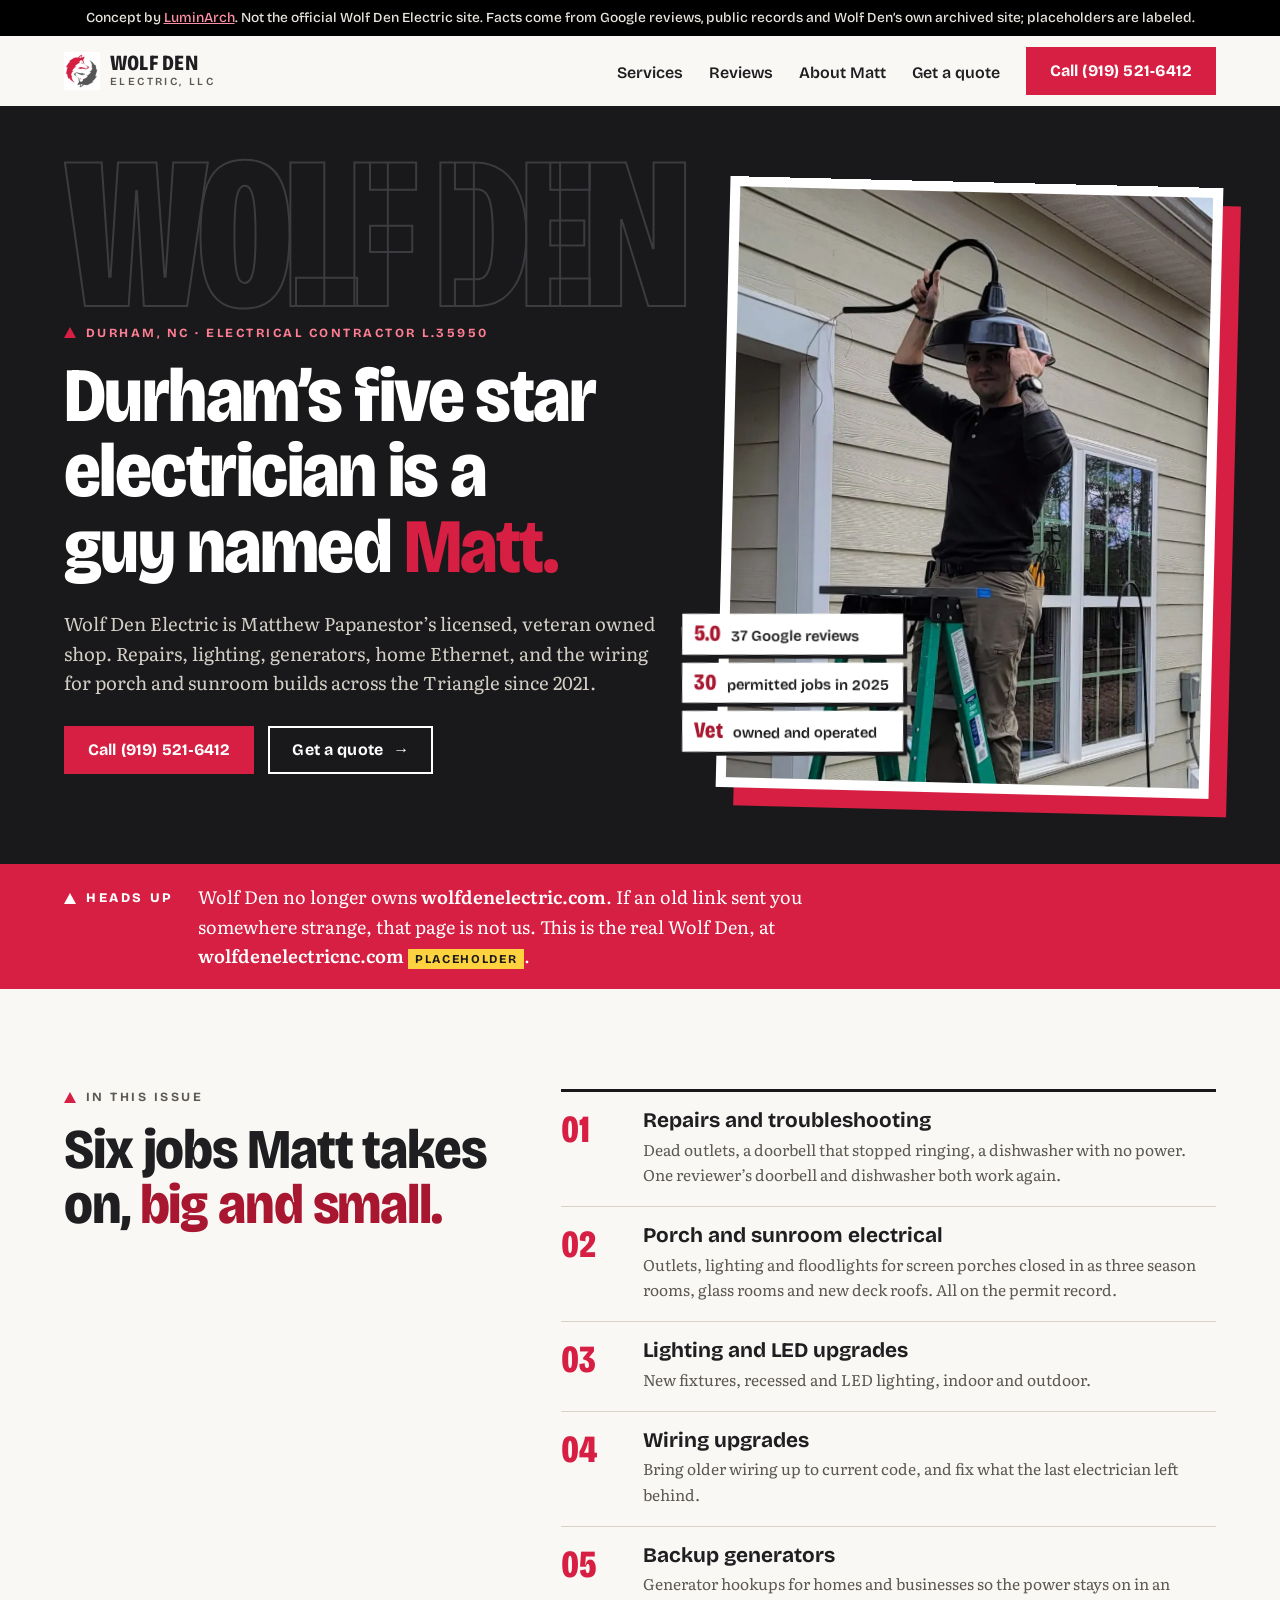
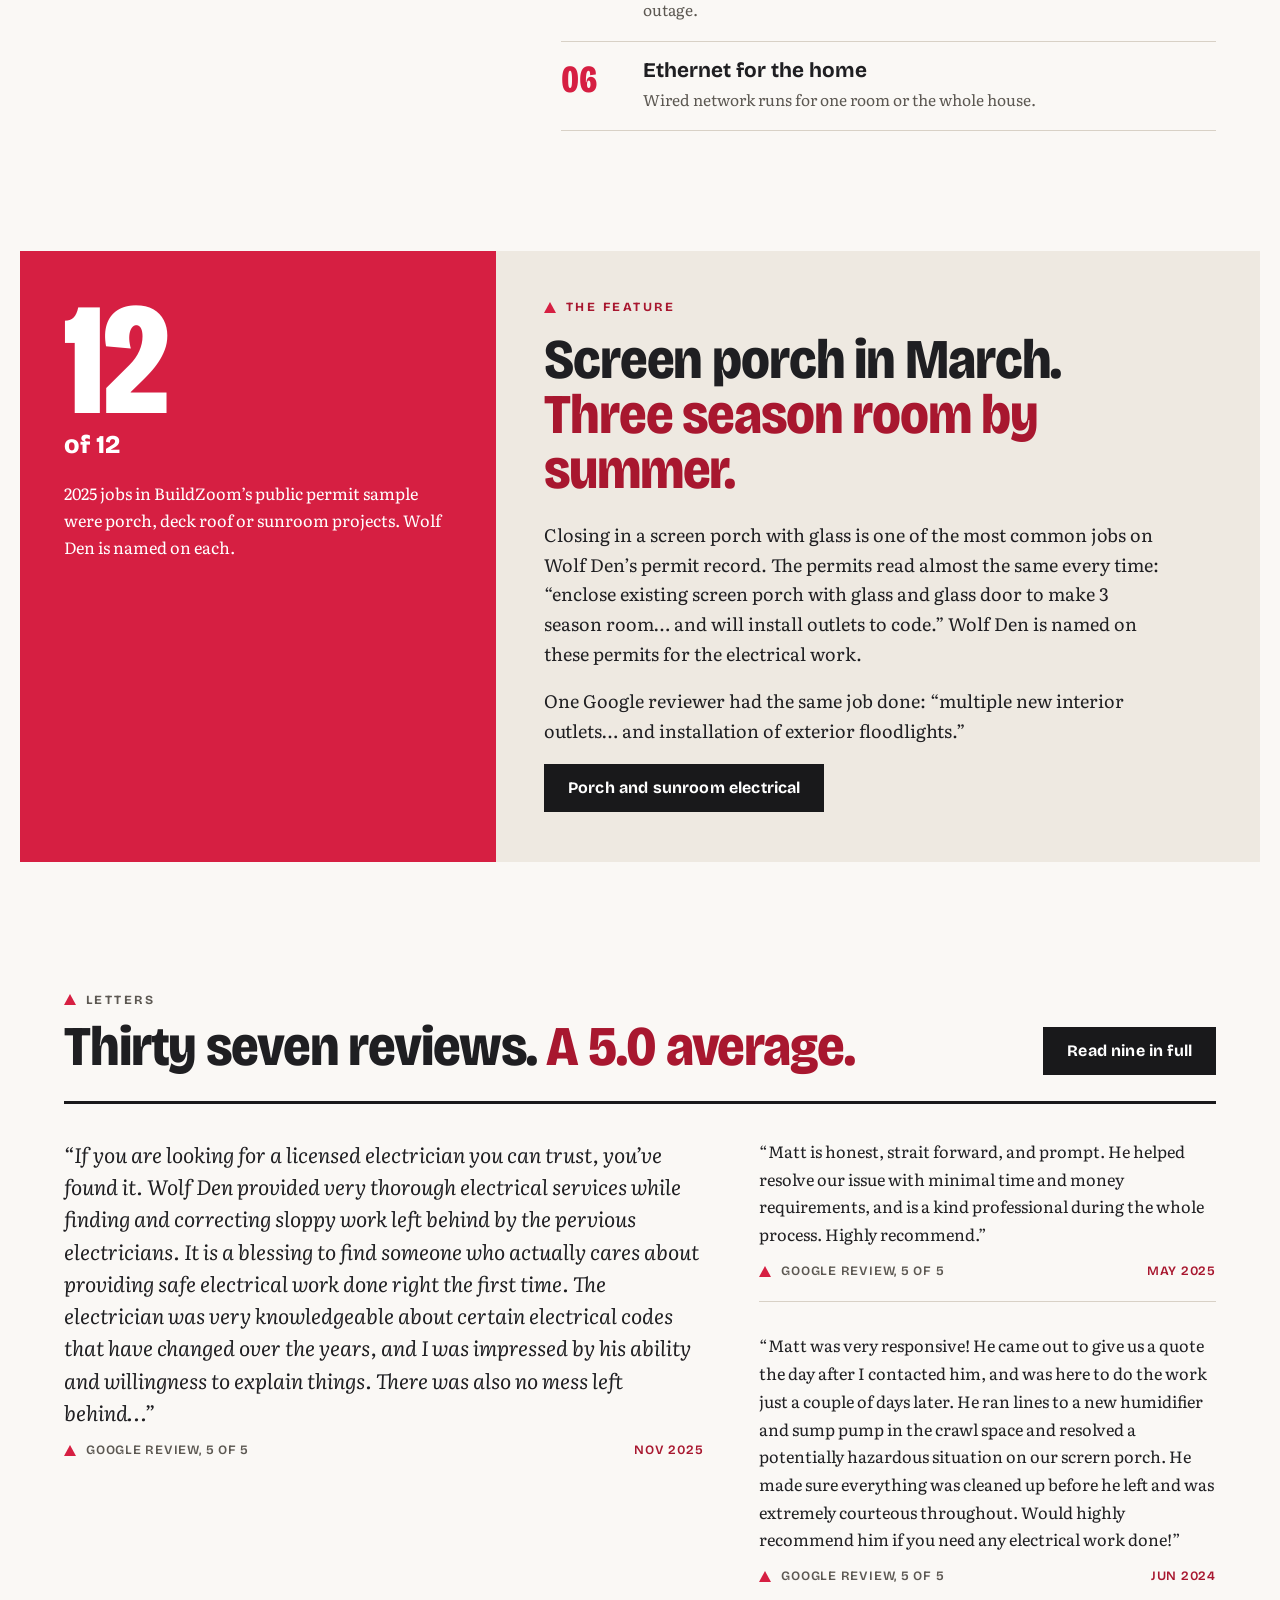
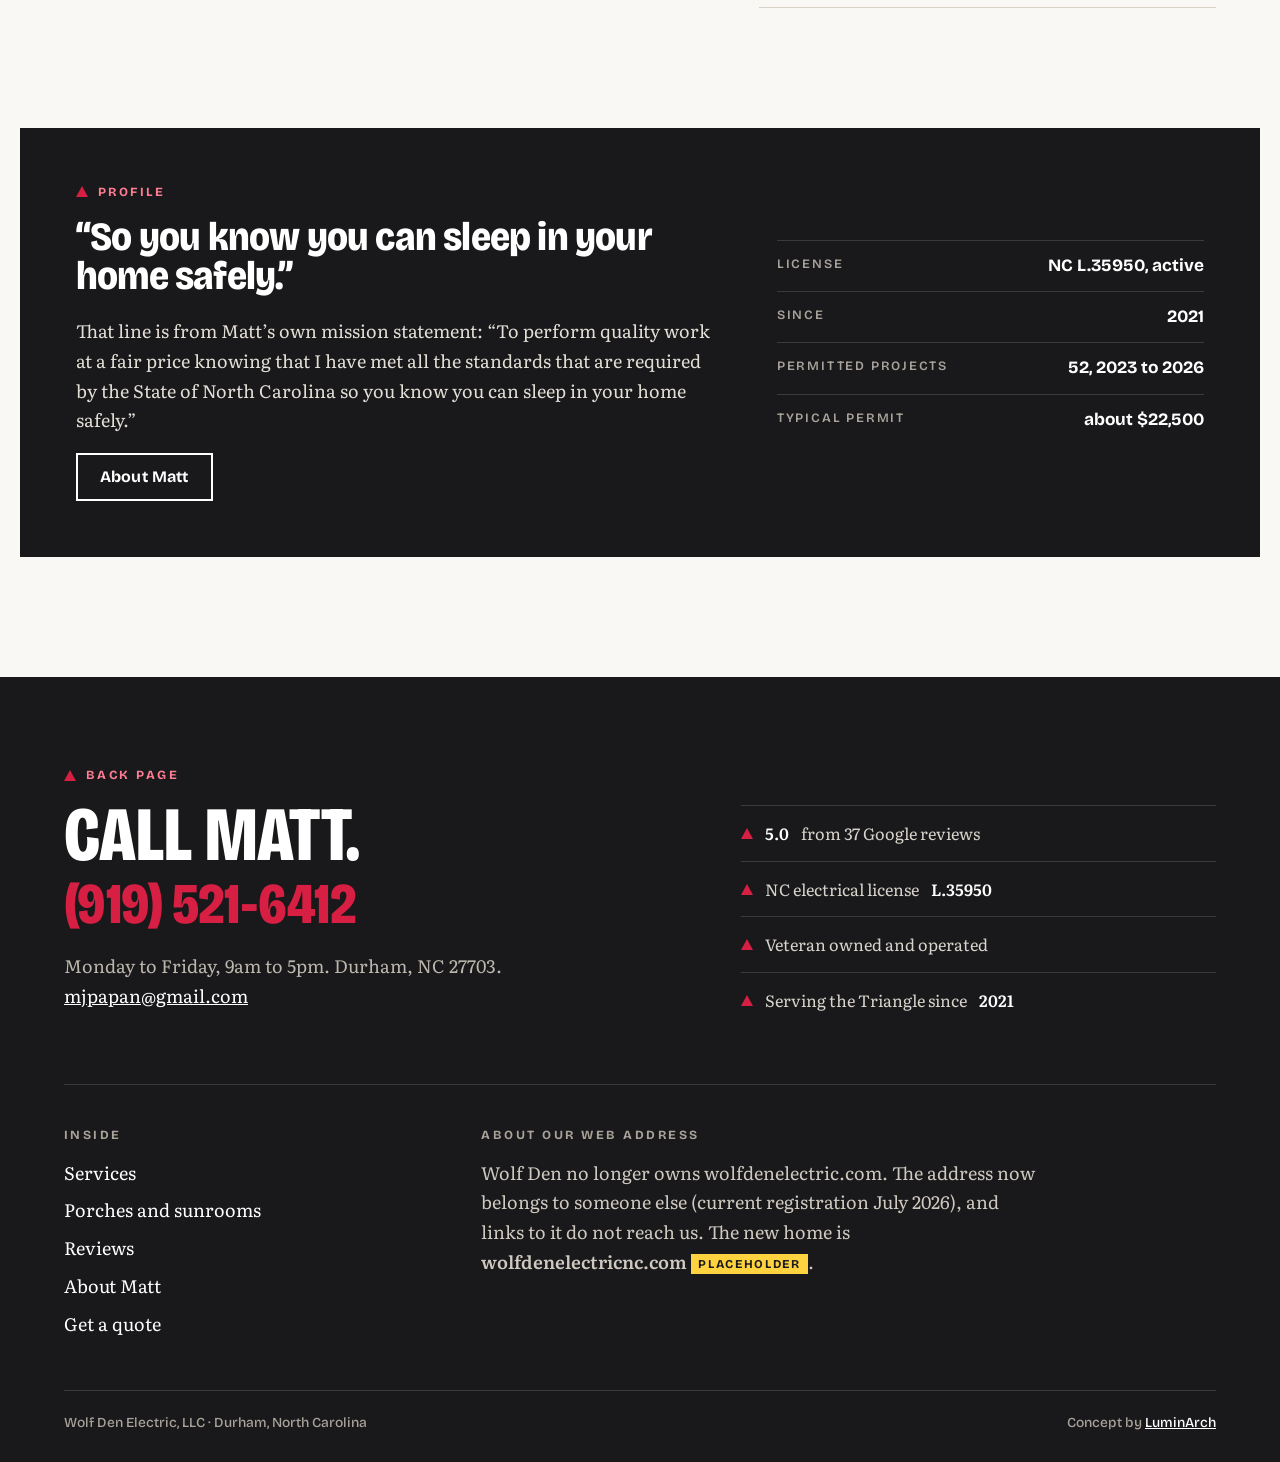
<file: index.html>
<!doctype html><html lang="en" class="no-js"><head><meta charset="utf-8"><meta name="viewport" content="width=device-width,initial-scale=1">
<title>Durham Electrician, Veteran Owned | Wolf Den Electric, LLC</title><meta name="description" content="Wolf Den Electric is Matt Papanestor's licensed, veteran owned electrical shop in Durham. 5.0 from 37 Google reviews. Call (919) 521-6412 for a quote today."><link rel="canonical" href="https://wolf-den-electric-demo.vercel.app/">
<meta property="og:type" content="website"><meta property="og:site_name" content="Wolf Den Electric (concept)"><meta property="og:title" content="Durham Electrician, Veteran Owned | Wolf Den Electric, LLC"><meta property="og:description" content="Wolf Den Electric is Matt Papanestor's licensed, veteran owned electrical shop in Durham. 5.0 from 37 Google reviews. Call (919) 521-6412 for a quote today."><meta property="og:url" content="https://wolf-den-electric-demo.vercel.app/"><meta property="og:image" content="https://wolf-den-electric-demo.vercel.app/og.png">
<meta name="twitter:card" content="summary_large_image"><meta name="twitter:title" content="Durham Electrician, Veteran Owned | Wolf Den Electric, LLC"><meta name="twitter:description" content="Wolf Den Electric is Matt Papanestor's licensed, veteran owned electrical shop in Durham. 5.0 from 37 Google reviews. Call (919) 521-6412 for a quote today."><meta name="twitter:image" content="https://wolf-den-electric-demo.vercel.app/og.png">
<meta name="robots" content="noindex, nofollow"><!-- concept demo, not for indexing -->
<meta name="theme-color" content="#19191b">
<link rel="preload" href="fonts/bricolage-grotesque-normal-latin.woff2" as="font" type="font/woff2" crossorigin><link rel="preload" href="fonts/literata-normal-latin.woff2" as="font" type="font/woff2" crossorigin>
<link rel="stylesheet" href="css/design-system.css"><link rel="stylesheet" href="css/components.css"><link rel="stylesheet" href="css/pages.css">
<link rel="icon" href="img/wolf-mark.webp" type="image/webp">
<script>document.documentElement.classList.replace('no-js','js-ready')</script><script type="application/ld+json">[{"@context": "https://schema.org", "@type": "Electrician", "name": "Wolf Den Electric, LLC", "url": "https://wolfdenelectricnc.com", "telephone": "+1-919-521-6412", "email": "mjpapan@gmail.com", "founder": {"@type": "Person", "name": "Matthew Papanestor"}, "address": {"@type": "PostalAddress", "addressLocality": "Durham", "addressRegion": "NC", "postalCode": "27703", "addressCountry": "US"}, "openingHours": "Mo-Fr 09:00-17:00", "areaServed": "Research Triangle, NC", "foundingDate": "2021", "aggregateRating": {"@type": "AggregateRating", "ratingValue": "5.0", "reviewCount": "37"}, "image": "https://wolf-den-electric-demo.vercel.app/img/matt-ladder-light.webp"}, {"@context": "https://schema.org", "@type": "BreadcrumbList", "itemListElement": [{"@type": "ListItem", "position": 1, "name": "Home", "item": "https://wolf-den-electric-demo.vercel.app/"}]}]</script></head><body>
<a class="skip" href="#main">Skip to content</a>
<div class="demo-bar">Concept by <a href="https://luminarch.pro">LuminArch</a>. Not the official Wolf Den Electric site. Facts come from Google reviews, public records and Wolf Den&rsquo;s own archived site; placeholders are labeled.</div>
<header class="top"><div class="wrap nav"><a class="mark" href="index.html"><img src="img/wolf-mark.webp" alt="" width="36" height="37"><span><b>Wolf Den</b><small>Electric, LLC</small></span></a>
<button class="menu-btn" aria-expanded="false" aria-controls="menu">Menu</button><ul id="menu"><li><a href="services.html">Services</a></li><li><a href="reviews.html">Reviews</a></li><li><a href="about.html">About Matt</a></li><li><a href="contact.html">Get a quote</a></li></ul><a class="btn btn--red" href="tel:+19195216412"><span class="cl-full">Call (919) 521&#8209;6412</span><span class="cl-short">Call Matt</span></a></div></header><main id="main">
<section class="cover"><div class="wrap cover-grid">
 <p class="masthead" aria-hidden="true">Wolf Den</p>
 <div class="cover-copy"><p class="kicker kicker--red"><svg class="tri" viewBox="0 0 12 11" aria-hidden="true"><path d="M6 0 L12 11 H0 Z"/></svg>Durham, NC &middot; Electrical contractor L.35950</p>
  <h1>Durham&rsquo;s five star electrician is a guy named <span class="red">Matt.</span></h1>
  <p class="lede">Wolf Den Electric is Matthew Papanestor&rsquo;s licensed, veteran owned shop. Repairs, lighting, generators, home Ethernet, and the wiring for porch and sunroom builds across the Triangle since 2021.</p>
  <div class="cta"><a class="btn btn--red" href="tel:+19195216412">Call (919) 521&#8209;6412</a><a class="btn btn--ghost" href="contact.html">Get a quote <span aria-hidden="true">&rarr;</span></a></div></div>
 <figure class="cover-photo"><img src="img/matt-ladder-light.webp" srcset="img/matt-ladder-light-800.webp 800w, img/matt-ladder-light.webp 1250w" sizes="(max-width:900px) 100vw, 40vw" alt="Matt Papanestor on a ladder, holding up a black barn light he is about to install" width="1250" height="1562" fetchpriority="high">
  <ul class="coverlines"><li><b>5.0</b> 37 Google reviews</li><li><b>30</b> permitted jobs in 2025</li><li><b>Vet</b> owned and operated</li></ul></figure>
</div></section>

<aside class="notice" aria-labelledby="n-h"><div class="wrap notice-in"><p id="n-h" class="notice-h"><svg class="tri" viewBox="0 0 12 11" aria-hidden="true"><path d="M6 0 L12 11 H0 Z"/></svg>Heads up</p><p>Wolf Den no longer owns <b>wolfdenelectric.com</b>. If an old link sent you somewhere strange, that page is not us. This is the real Wolf Den, at <b>wolfdenelectricnc.com</b> <span class="ph-tag">placeholder</span>.</p></div></aside>

<section class="contents" aria-labelledby="c-h"><div class="wrap contents-grid">
 <div class="rv"><p class="kicker "><svg class="tri" viewBox="0 0 12 11" aria-hidden="true"><path d="M6 0 L12 11 H0 Z"/></svg>In this issue</p><h2 id="c-h">Six jobs Matt takes on, <em>big and small.</em></h2></div>
 <ol class="toc"><li class="rv"><a href="services.html#s1"><span class="toc-n">01</span><span class="toc-t">Repairs and troubleshooting</span><span class="toc-d">Dead outlets, a doorbell that stopped ringing, a dishwasher with no power. One reviewer&rsquo;s doorbell and dishwasher both work again.</span></a></li><li class="rv"><a href="services.html#s2"><span class="toc-n">02</span><span class="toc-t">Porch and sunroom electrical</span><span class="toc-d">Outlets, lighting and floodlights for screen porches closed in as three season rooms, glass rooms and new deck roofs. All on the permit record.</span></a></li><li class="rv"><a href="services.html#s3"><span class="toc-n">03</span><span class="toc-t">Lighting and LED upgrades</span><span class="toc-d">New fixtures, recessed and LED lighting, indoor and outdoor.</span></a></li><li class="rv"><a href="services.html#s4"><span class="toc-n">04</span><span class="toc-t">Wiring upgrades</span><span class="toc-d">Bring older wiring up to current code, and fix what the last electrician left behind.</span></a></li><li class="rv"><a href="services.html#s5"><span class="toc-n">05</span><span class="toc-t">Backup generators</span><span class="toc-d">Generator hookups for homes and businesses so the power stays on in an outage.</span></a></li><li class="rv"><a href="services.html#s6"><span class="toc-n">06</span><span class="toc-t">Ethernet for the home</span><span class="toc-d">Wired network runs for one room or the whole house.</span></a></li></ol>
</div></section>

<section class="feature" id="porches" aria-labelledby="f-h"><div class="wrap feature-grid">
 <div class="feature-num rv"><span class="big">12</span><span>of 12</span><p>2025 jobs in BuildZoom&rsquo;s public permit sample were porch, deck roof or sunroom projects. Wolf Den is named on each.</p></div>
 <div class="feature-copy rv"><p class="kicker kicker--red"><svg class="tri" viewBox="0 0 12 11" aria-hidden="true"><path d="M6 0 L12 11 H0 Z"/></svg>The feature</p><h2 id="f-h">Screen porch in March. <em>Three season room by summer.</em></h2>
 <p>Closing in a screen porch with glass is one of the most common jobs on Wolf Den&rsquo;s permit record. The permits read almost the same every time: &ldquo;enclose existing screen porch with glass and glass door to make 3 season room&hellip; and will install outlets to code.&rdquo; Wolf Den is named on these permits for the electrical work.</p>
 <p>One Google reviewer had the same job done: &ldquo;multiple new interior outlets&hellip; and installation of exterior floodlights.&rdquo;</p>
 <a class="btn btn--dark" href="services.html#porches">Porch and sunroom electrical</a></div>
</div></section>

<section class="letters" aria-labelledby="l-h"><div class="wrap">
 <div class="letters-head rv"><div><p class="kicker "><svg class="tri" viewBox="0 0 12 11" aria-hidden="true"><path d="M6 0 L12 11 H0 Z"/></svg>Letters</p><h2 id="l-h">Thirty seven reviews. <em>A 5.0 average.</em></h2></div><a class="btn btn--dark" href="reviews.html">Read nine in full</a></div>
 <div class="letters-grid"><blockquote class="letter rv letter--lead"><p>&ldquo;If you are looking for a licensed electrician you can trust, you&rsquo;ve found it. Wolf Den provided very thorough electrical services while finding and correcting sloppy work left behind by the pervious electricians. It is a blessing to find someone who actually cares about providing safe electrical work done right the first time. The electrician was very knowledgeable about certain electrical codes that have changed over the years, and I was impressed by his ability and willingness to explain things. There was also no mess left behind...&rdquo;</p><footer><svg class="tri" viewBox="0 0 12 11" aria-hidden="true"><path d="M6 0 L12 11 H0 Z"/></svg><span>Google review, 5 of 5</span><time datetime="2025-11-12">Nov 2025</time></footer></blockquote><blockquote class="letter rv "><p>&ldquo;Matt is honest, strait forward, and prompt. He helped resolve our issue with minimal time and money requirements, and is a kind professional during the whole process. Highly recommend.&rdquo;</p><footer><svg class="tri" viewBox="0 0 12 11" aria-hidden="true"><path d="M6 0 L12 11 H0 Z"/></svg><span>Google review, 5 of 5</span><time datetime="2025-05-27">May 2025</time></footer></blockquote><blockquote class="letter rv "><p>&ldquo;Matt was very responsive! He came out to give us a quote the day after I contacted him, and was here to do the work just a couple of days later. He ran lines to a new humidifier and sump pump in the crawl space and resolved a potentially hazardous situation on our scrern porch. He made sure everything was cleaned up before he left and was extremely courteous throughout. Would highly recommend him if you need any electrical work done!&rdquo;</p><footer><svg class="tri" viewBox="0 0 12 11" aria-hidden="true"><path d="M6 0 L12 11 H0 Z"/></svg><span>Google review, 5 of 5</span><time datetime="2024-06-24">Jun 2024</time></footer></blockquote></div>
</div></section>

<section class="profile" aria-labelledby="p-h"><div class="wrap profile-grid">
 <div class="rv"><p class="kicker kicker--red"><svg class="tri" viewBox="0 0 12 11" aria-hidden="true"><path d="M6 0 L12 11 H0 Z"/></svg>Profile</p><h2 id="p-h">&ldquo;So you know you can sleep in your home safely.&rdquo;</h2>
 <p>That line is from Matt&rsquo;s own mission statement: &ldquo;To perform quality work at a fair price knowing that I have met all the standards that are required by the State of North Carolina so you know you can sleep in your home safely.&rdquo;</p>
 <a class="btn btn--ghost" href="about.html">About Matt</a></div>
 <dl class="stats rv"><div><dt>License</dt><dd>NC L.35950, active</dd></div><div><dt>Since</dt><dd>2021</dd></div><div><dt>Permitted projects</dt><dd>52, 2023 to 2026</dd></div><div><dt>Typical permit</dt><dd>about $22,500</dd></div></dl>
</div></section></main><footer class="site-foot"><div class="wrap">
<div class="back">
 <div><p class="kicker kicker--red"><svg class="tri" viewBox="0 0 12 11" aria-hidden="true"><path d="M6 0 L12 11 H0 Z"/></svg>Back page</p><p class="bp-call">Call Matt.</p><a class="bp-num" href="tel:+19195216412">(919) 521&#8209;6412</a><p class="bp-sub">Monday to Friday, 9am to 5pm. Durham, NC 27703. <a href="mailto:mjpapan@gmail.com">mjpapan@gmail.com</a></p></div>
 <ul class="bp-facts"><li><svg class="tri" viewBox="0 0 12 11" aria-hidden="true"><path d="M6 0 L12 11 H0 Z"/></svg><b>5.0</b> from 37 Google reviews</li><li><svg class="tri" viewBox="0 0 12 11" aria-hidden="true"><path d="M6 0 L12 11 H0 Z"/></svg>NC electrical license <b>L.35950</b></li><li><svg class="tri" viewBox="0 0 12 11" aria-hidden="true"><path d="M6 0 L12 11 H0 Z"/></svg>Veteran owned and operated</li><li><svg class="tri" viewBox="0 0 12 11" aria-hidden="true"><path d="M6 0 L12 11 H0 Z"/></svg>Serving the Triangle since <b>2021</b></li></ul>
</div>
<div class="foot-grid">
 <div><h2>Inside</h2><ul><li><a href="services.html">Services</a></li><li><a href="services.html#porches">Porches and sunrooms</a></li><li><a href="reviews.html">Reviews</a></li><li><a href="about.html">About Matt</a></li><li><a href="contact.html">Get a quote</a></li></ul></div>
 <div class="foot-domain"><h2>About our web address</h2><p>Wolf Den no longer owns wolfdenelectric.com. The address now belongs to someone else (current registration July 2026), and links to it do not reach us. The new home is <b>wolfdenelectricnc.com</b> <span class="ph-tag">placeholder</span>.</p></div>
</div>
<div class="foot-row"><span>Wolf Den Electric, LLC &middot; Durham, North Carolina</span><span>Concept by <a href="https://luminarch.pro">LuminArch</a></span></div></div></footer>
<script src="js/main.js"></script></body></html>
</file>
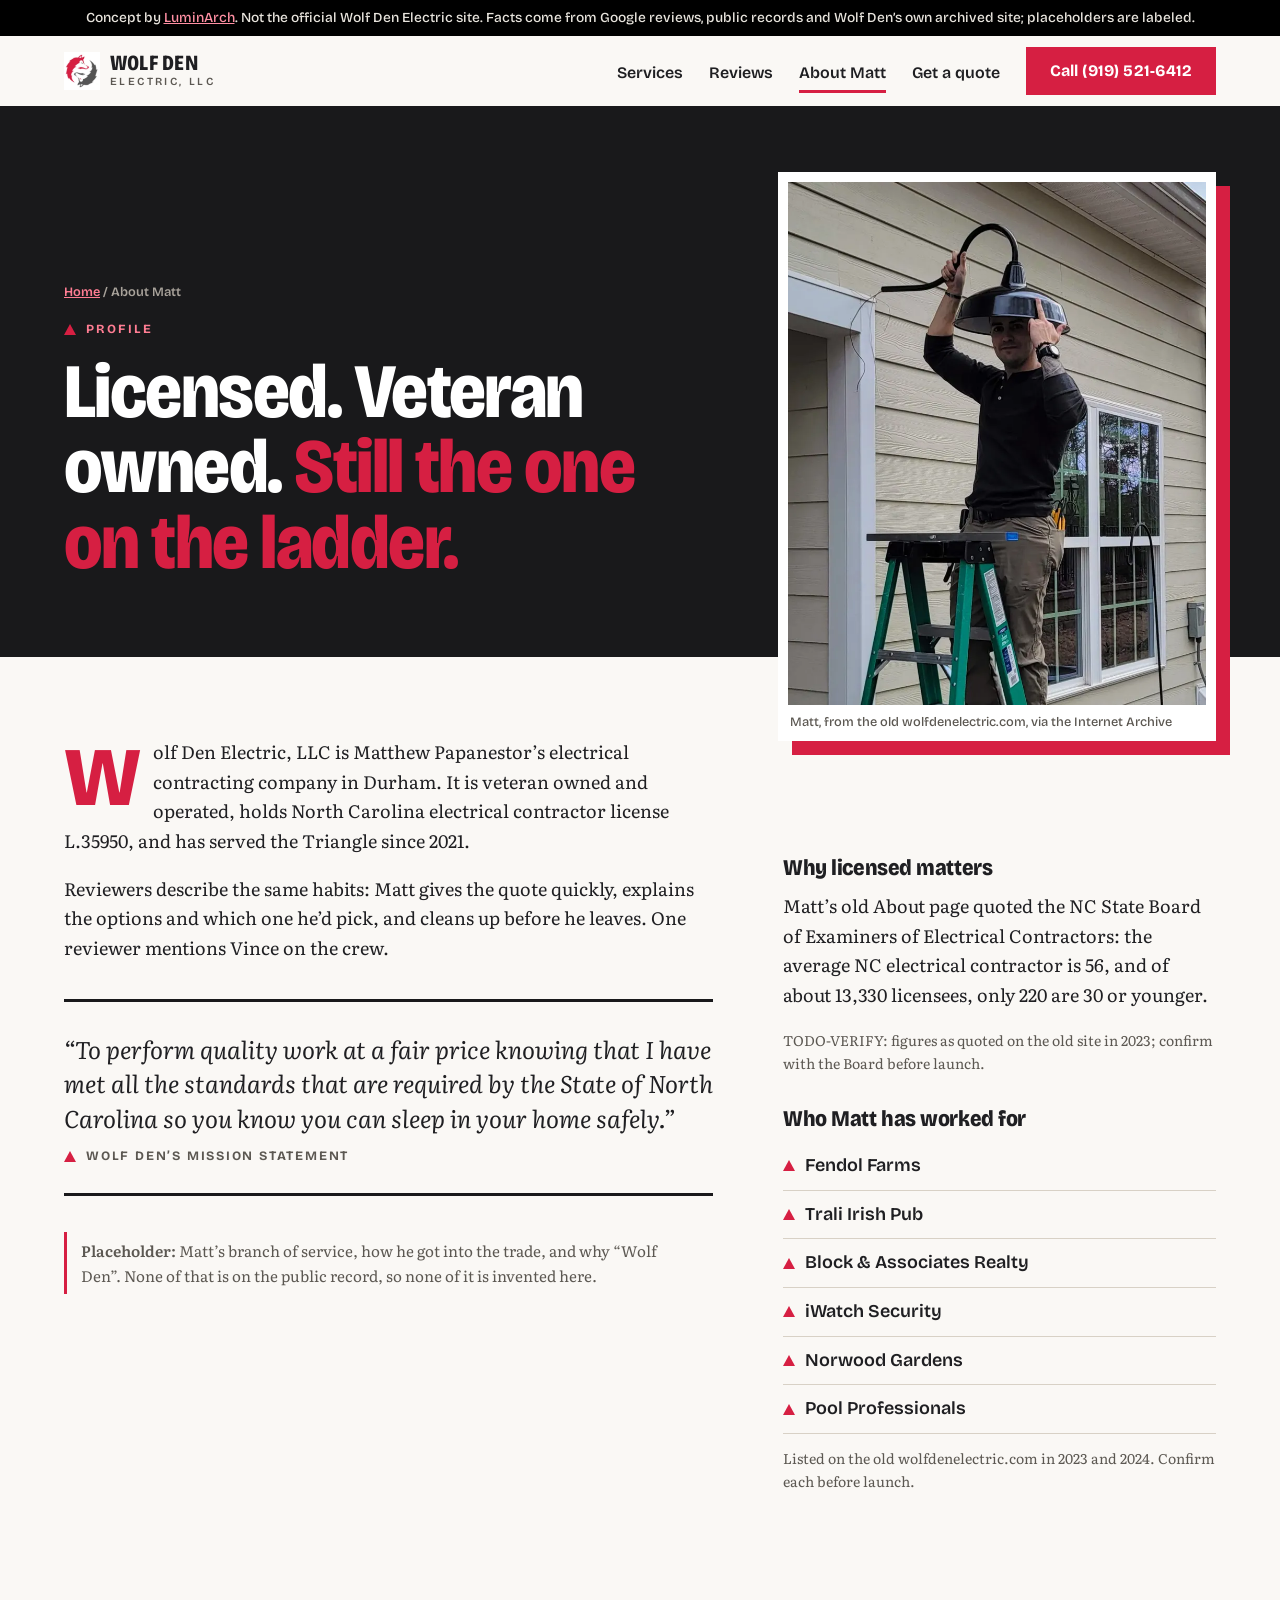
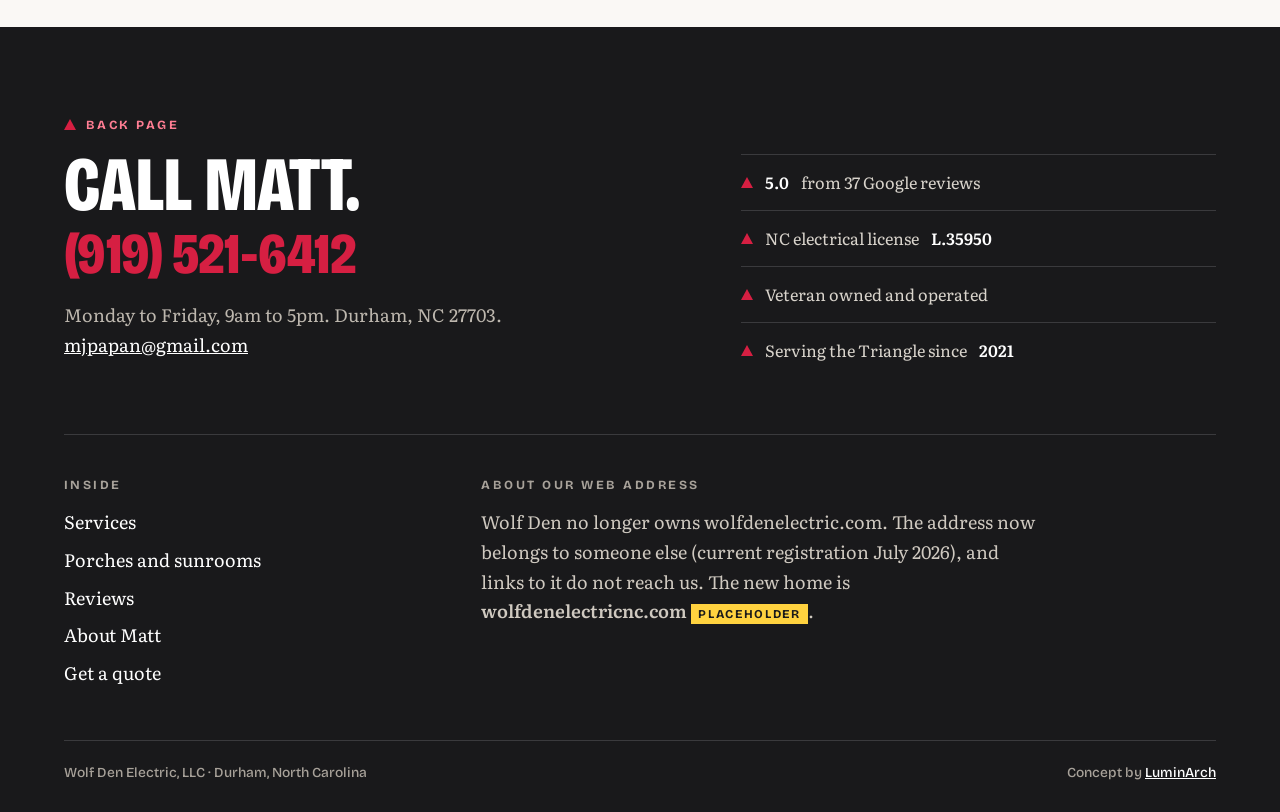
<file: about.html>
<!doctype html><html lang="en" class="no-js"><head><meta charset="utf-8"><meta name="viewport" content="width=device-width,initial-scale=1">
<title>About Matt Papanestor, Veteran Owned | Wolf Den Electric</title><meta name="description" content="Meet Matthew Papanestor, owner of Wolf Den Electric: a veteran owned, licensed NC electrical contractor serving Durham and the Triangle since 2021. Call him today."><link rel="canonical" href="https://wolf-den-electric-demo.vercel.app/about.html">
<meta property="og:type" content="website"><meta property="og:site_name" content="Wolf Den Electric (concept)"><meta property="og:title" content="About Matt Papanestor, Veteran Owned | Wolf Den Electric"><meta property="og:description" content="Meet Matthew Papanestor, owner of Wolf Den Electric: a veteran owned, licensed NC electrical contractor serving Durham and the Triangle since 2021. Call him today."><meta property="og:url" content="https://wolf-den-electric-demo.vercel.app/about.html"><meta property="og:image" content="https://wolf-den-electric-demo.vercel.app/og.png">
<meta name="twitter:card" content="summary_large_image"><meta name="twitter:title" content="About Matt Papanestor, Veteran Owned | Wolf Den Electric"><meta name="twitter:description" content="Meet Matthew Papanestor, owner of Wolf Den Electric: a veteran owned, licensed NC electrical contractor serving Durham and the Triangle since 2021. Call him today."><meta name="twitter:image" content="https://wolf-den-electric-demo.vercel.app/og.png">
<meta name="robots" content="noindex, nofollow"><!-- concept demo, not for indexing -->
<meta name="theme-color" content="#19191b">
<link rel="preload" href="fonts/bricolage-grotesque-normal-latin.woff2" as="font" type="font/woff2" crossorigin><link rel="preload" href="fonts/literata-normal-latin.woff2" as="font" type="font/woff2" crossorigin>
<link rel="stylesheet" href="css/design-system.css"><link rel="stylesheet" href="css/components.css"><link rel="stylesheet" href="css/pages.css">
<link rel="icon" href="img/wolf-mark.webp" type="image/webp">
<script>document.documentElement.classList.replace('no-js','js-ready')</script><script type="application/ld+json">[{"@context": "https://schema.org", "@type": "Electrician", "name": "Wolf Den Electric, LLC", "url": "https://wolfdenelectricnc.com", "telephone": "+1-919-521-6412", "email": "mjpapan@gmail.com", "founder": {"@type": "Person", "name": "Matthew Papanestor"}, "address": {"@type": "PostalAddress", "addressLocality": "Durham", "addressRegion": "NC", "postalCode": "27703", "addressCountry": "US"}, "openingHours": "Mo-Fr 09:00-17:00", "areaServed": "Research Triangle, NC", "foundingDate": "2021", "aggregateRating": {"@type": "AggregateRating", "ratingValue": "5.0", "reviewCount": "37"}, "image": "https://wolf-den-electric-demo.vercel.app/img/matt-ladder-light.webp"}, {"@context": "https://schema.org", "@type": "BreadcrumbList", "itemListElement": [{"@type": "ListItem", "position": 1, "name": "Home", "item": "https://wolf-den-electric-demo.vercel.app/"}, {"@type": "ListItem", "position": 2, "name": "About Matt", "item": "https://wolf-den-electric-demo.vercel.app/about.html"}]}]</script></head><body>
<a class="skip" href="#main">Skip to content</a>
<div class="demo-bar">Concept by <a href="https://luminarch.pro">LuminArch</a>. Not the official Wolf Den Electric site. Facts come from Google reviews, public records and Wolf Den&rsquo;s own archived site; placeholders are labeled.</div>
<header class="top"><div class="wrap nav"><a class="mark" href="index.html"><img src="img/wolf-mark.webp" alt="" width="36" height="37"><span><b>Wolf Den</b><small>Electric, LLC</small></span></a>
<button class="menu-btn" aria-expanded="false" aria-controls="menu">Menu</button><ul id="menu"><li><a href="services.html">Services</a></li><li><a href="reviews.html">Reviews</a></li><li><a href="about.html" aria-current="page">About Matt</a></li><li><a href="contact.html">Get a quote</a></li></ul><a class="btn btn--red" href="tel:+19195216412"><span class="cl-full">Call (919) 521&#8209;6412</span><span class="cl-short">Call Matt</span></a></div></header><main id="main">
<section class="page-head page-head--dark"><div class="wrap about-head"><div class="rv"><p class="crumbs"><a href="index.html">Home</a> / About Matt</p><p class="kicker kicker--red"><svg class="tri" viewBox="0 0 12 11" aria-hidden="true"><path d="M6 0 L12 11 H0 Z"/></svg>Profile</p><h1>Licensed. Veteran owned. <em>Still the one on the ladder.</em></h1></div>
<figure class="about-photo rv"><img src="img/matt-ladder-light.webp" srcset="img/matt-ladder-light-800.webp 800w, img/matt-ladder-light.webp 1250w" sizes="(max-width:900px) 100vw, 36vw" alt="Matt Papanestor installing a black barn light on a house in the Triangle" width="1250" height="1562" loading="lazy" decoding="async"><figcaption>Matt, from the old wolfdenelectric.com, via the Internet Archive</figcaption></figure></div></section>
<div class="wrap about">
<section class="about-copy rv"><p class="dropcap">Wolf Den Electric, LLC is Matthew Papanestor&rsquo;s electrical contracting company in Durham. It is veteran owned and operated, holds North Carolina electrical contractor license L.35950, and has served the Triangle since 2021.</p>
<p>Reviewers describe the same habits: Matt gives the quote quickly, explains the options and which one he&rsquo;d pick, and cleans up before he leaves. One reviewer mentions Vince on the crew.</p>
<blockquote class="mission"><p>&ldquo;To perform quality work at a fair price knowing that I have met all the standards that are required by the State of North Carolina so you know you can sleep in your home safely.&rdquo;</p><footer><svg class="tri" viewBox="0 0 12 11" aria-hidden="true"><path d="M6 0 L12 11 H0 Z"/></svg>Wolf Den&rsquo;s mission statement</footer></blockquote>
<p class="note"><strong>Placeholder:</strong> Matt&rsquo;s branch of service, how he got into the trade, and why &ldquo;Wolf Den&rdquo;. None of that is on the public record, so none of it is invented here.</p></section>
<aside class="about-side rv"><h2>Why licensed matters</h2><p>Matt&rsquo;s old About page quoted the NC State Board of Examiners of Electrical Contractors: the average NC electrical contractor is 56, and of about 13,330 licensees, only 220 are 30 or younger.</p><p class="fine">TODO-VERIFY: figures as quoted on the old site in 2023; confirm with the Board before launch.</p>
<h2>Who Matt has worked for</h2><ul class="clients"><li><svg class="tri" viewBox="0 0 12 11" aria-hidden="true"><path d="M6 0 L12 11 H0 Z"/></svg>Fendol Farms</li><li><svg class="tri" viewBox="0 0 12 11" aria-hidden="true"><path d="M6 0 L12 11 H0 Z"/></svg>Trali Irish Pub</li><li><svg class="tri" viewBox="0 0 12 11" aria-hidden="true"><path d="M6 0 L12 11 H0 Z"/></svg>Block &amp; Associates Realty</li><li><svg class="tri" viewBox="0 0 12 11" aria-hidden="true"><path d="M6 0 L12 11 H0 Z"/></svg>iWatch Security</li><li><svg class="tri" viewBox="0 0 12 11" aria-hidden="true"><path d="M6 0 L12 11 H0 Z"/></svg>Norwood Gardens</li><li><svg class="tri" viewBox="0 0 12 11" aria-hidden="true"><path d="M6 0 L12 11 H0 Z"/></svg>Pool Professionals</li></ul><p class="fine">Listed on the old wolfdenelectric.com in 2023 and 2024. Confirm each before launch.</p></aside>
</div></main><footer class="site-foot"><div class="wrap">
<div class="back">
 <div><p class="kicker kicker--red"><svg class="tri" viewBox="0 0 12 11" aria-hidden="true"><path d="M6 0 L12 11 H0 Z"/></svg>Back page</p><p class="bp-call">Call Matt.</p><a class="bp-num" href="tel:+19195216412">(919) 521&#8209;6412</a><p class="bp-sub">Monday to Friday, 9am to 5pm. Durham, NC 27703. <a href="mailto:mjpapan@gmail.com">mjpapan@gmail.com</a></p></div>
 <ul class="bp-facts"><li><svg class="tri" viewBox="0 0 12 11" aria-hidden="true"><path d="M6 0 L12 11 H0 Z"/></svg><b>5.0</b> from 37 Google reviews</li><li><svg class="tri" viewBox="0 0 12 11" aria-hidden="true"><path d="M6 0 L12 11 H0 Z"/></svg>NC electrical license <b>L.35950</b></li><li><svg class="tri" viewBox="0 0 12 11" aria-hidden="true"><path d="M6 0 L12 11 H0 Z"/></svg>Veteran owned and operated</li><li><svg class="tri" viewBox="0 0 12 11" aria-hidden="true"><path d="M6 0 L12 11 H0 Z"/></svg>Serving the Triangle since <b>2021</b></li></ul>
</div>
<div class="foot-grid">
 <div><h2>Inside</h2><ul><li><a href="services.html">Services</a></li><li><a href="services.html#porches">Porches and sunrooms</a></li><li><a href="reviews.html">Reviews</a></li><li><a href="about.html">About Matt</a></li><li><a href="contact.html">Get a quote</a></li></ul></div>
 <div class="foot-domain"><h2>About our web address</h2><p>Wolf Den no longer owns wolfdenelectric.com. The address now belongs to someone else (current registration July 2026), and links to it do not reach us. The new home is <b>wolfdenelectricnc.com</b> <span class="ph-tag">placeholder</span>.</p></div>
</div>
<div class="foot-row"><span>Wolf Den Electric, LLC &middot; Durham, North Carolina</span><span>Concept by <a href="https://luminarch.pro">LuminArch</a></span></div></div></footer>
<script src="js/main.js"></script></body></html>
</file>
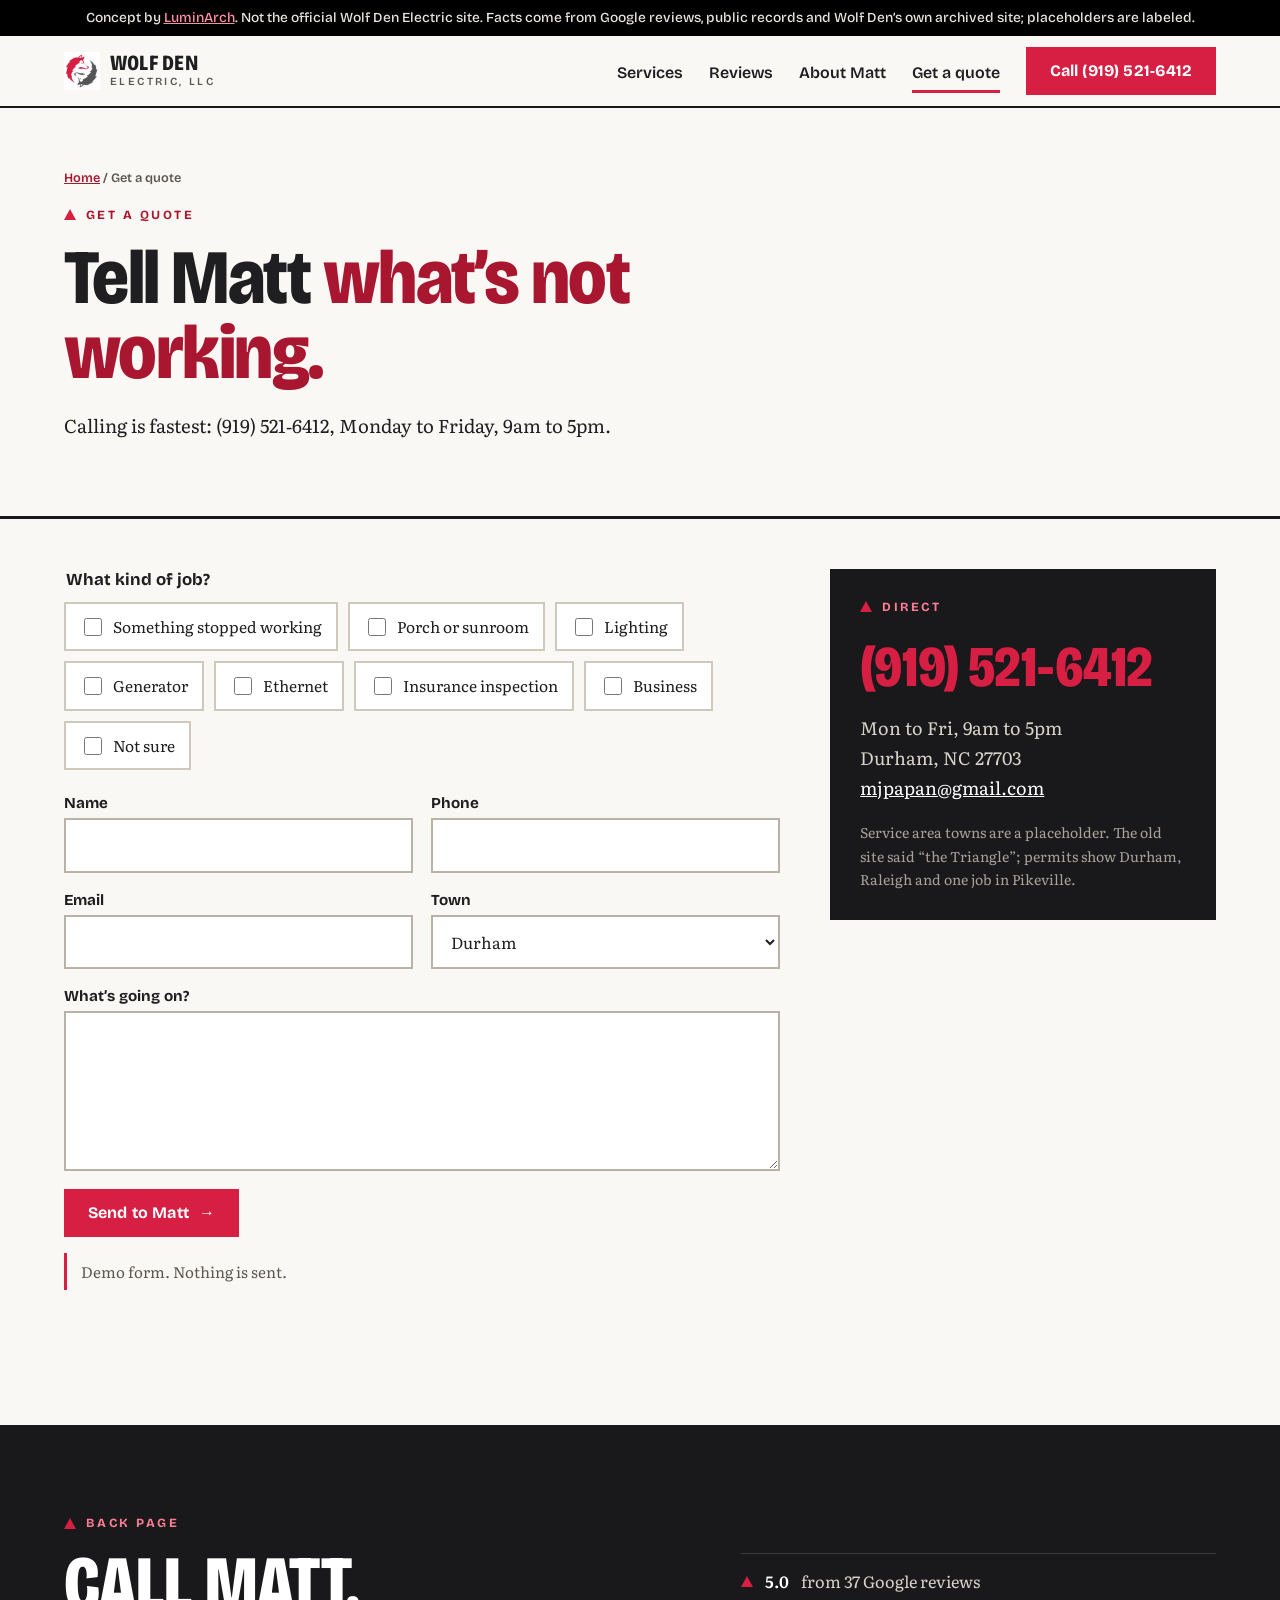
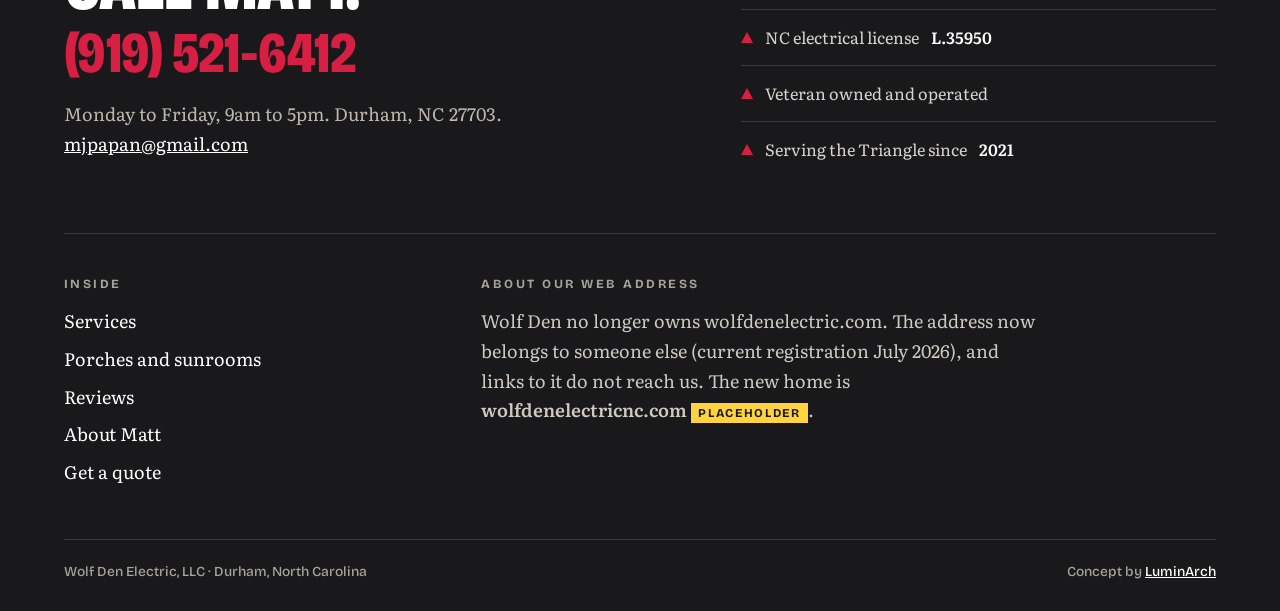
<file: contact.html>
<!doctype html><html lang="en" class="no-js"><head><meta charset="utf-8"><meta name="viewport" content="width=device-width,initial-scale=1">
<title>Get an Electrical Quote in Durham and Raleigh | Wolf Den</title><meta name="description" content="Ask Matt Papanestor for an electrical quote in Durham, Raleigh, Chapel Hill or Cary. Call (919) 521-6412, Monday to Friday 9 to 5, or send the short form here."><link rel="canonical" href="https://wolf-den-electric-demo.vercel.app/contact.html">
<meta property="og:type" content="website"><meta property="og:site_name" content="Wolf Den Electric (concept)"><meta property="og:title" content="Get an Electrical Quote in Durham and Raleigh | Wolf Den"><meta property="og:description" content="Ask Matt Papanestor for an electrical quote in Durham, Raleigh, Chapel Hill or Cary. Call (919) 521-6412, Monday to Friday 9 to 5, or send the short form here."><meta property="og:url" content="https://wolf-den-electric-demo.vercel.app/contact.html"><meta property="og:image" content="https://wolf-den-electric-demo.vercel.app/og.png">
<meta name="twitter:card" content="summary_large_image"><meta name="twitter:title" content="Get an Electrical Quote in Durham and Raleigh | Wolf Den"><meta name="twitter:description" content="Ask Matt Papanestor for an electrical quote in Durham, Raleigh, Chapel Hill or Cary. Call (919) 521-6412, Monday to Friday 9 to 5, or send the short form here."><meta name="twitter:image" content="https://wolf-den-electric-demo.vercel.app/og.png">
<meta name="robots" content="noindex, nofollow"><!-- concept demo, not for indexing -->
<meta name="theme-color" content="#19191b">
<link rel="preload" href="fonts/bricolage-grotesque-normal-latin.woff2" as="font" type="font/woff2" crossorigin><link rel="preload" href="fonts/literata-normal-latin.woff2" as="font" type="font/woff2" crossorigin>
<link rel="stylesheet" href="css/design-system.css"><link rel="stylesheet" href="css/components.css"><link rel="stylesheet" href="css/pages.css">
<link rel="icon" href="img/wolf-mark.webp" type="image/webp">
<script>document.documentElement.classList.replace('no-js','js-ready')</script><script type="application/ld+json">[{"@context": "https://schema.org", "@type": "Electrician", "name": "Wolf Den Electric, LLC", "url": "https://wolfdenelectricnc.com", "telephone": "+1-919-521-6412", "email": "mjpapan@gmail.com", "founder": {"@type": "Person", "name": "Matthew Papanestor"}, "address": {"@type": "PostalAddress", "addressLocality": "Durham", "addressRegion": "NC", "postalCode": "27703", "addressCountry": "US"}, "openingHours": "Mo-Fr 09:00-17:00", "areaServed": "Research Triangle, NC", "foundingDate": "2021", "aggregateRating": {"@type": "AggregateRating", "ratingValue": "5.0", "reviewCount": "37"}, "image": "https://wolf-den-electric-demo.vercel.app/img/matt-ladder-light.webp"}, {"@context": "https://schema.org", "@type": "BreadcrumbList", "itemListElement": [{"@type": "ListItem", "position": 1, "name": "Home", "item": "https://wolf-den-electric-demo.vercel.app/"}, {"@type": "ListItem", "position": 2, "name": "Get a quote", "item": "https://wolf-den-electric-demo.vercel.app/contact.html"}]}]</script></head><body>
<a class="skip" href="#main">Skip to content</a>
<div class="demo-bar">Concept by <a href="https://luminarch.pro">LuminArch</a>. Not the official Wolf Den Electric site. Facts come from Google reviews, public records and Wolf Den&rsquo;s own archived site; placeholders are labeled.</div>
<header class="top"><div class="wrap nav"><a class="mark" href="index.html"><img src="img/wolf-mark.webp" alt="" width="36" height="37"><span><b>Wolf Den</b><small>Electric, LLC</small></span></a>
<button class="menu-btn" aria-expanded="false" aria-controls="menu">Menu</button><ul id="menu"><li><a href="services.html">Services</a></li><li><a href="reviews.html">Reviews</a></li><li><a href="about.html">About Matt</a></li><li><a href="contact.html" aria-current="page">Get a quote</a></li></ul><a class="btn btn--red" href="tel:+19195216412"><span class="cl-full">Call (919) 521&#8209;6412</span><span class="cl-short">Call Matt</span></a></div></header><main id="main">
<section class="page-head"><div class="wrap rv"><p class="crumbs"><a href="index.html">Home</a> / Get a quote</p><p class="kicker kicker--red"><svg class="tri" viewBox="0 0 12 11" aria-hidden="true"><path d="M6 0 L12 11 H0 Z"/></svg>Get a quote</p><h1>Tell Matt <em>what&rsquo;s not working.</em></h1><p class="lede">Calling is fastest: (919) 521&#8209;6412, Monday to Friday, 9am to 5pm.</p></div></section>
<div class="wrap est-grid">
<form id="qform" class="rv" novalidate>
<fieldset><legend>What kind of job?</legend><div class="chips-in"><label><input type="checkbox" name="need" value="Something stopped working"> Something stopped working</label><label><input type="checkbox" name="need" value="Porch or sunroom"> Porch or sunroom</label><label><input type="checkbox" name="need" value="Lighting"> Lighting</label><label><input type="checkbox" name="need" value="Generator"> Generator</label><label><input type="checkbox" name="need" value="Ethernet"> Ethernet</label><label><input type="checkbox" name="need" value="Insurance inspection"> Insurance inspection</label><label><input type="checkbox" name="need" value="Business"> Business</label><label><input type="checkbox" name="need" value="Not sure"> Not sure</label></div></fieldset>
<div class="two"><div class="field"><label for="n">Name</label><input id="n" name="name" autocomplete="name" required></div><div class="field"><label for="p">Phone</label><input id="p" name="tel" type="tel" autocomplete="tel" required></div></div>
<div class="two"><div class="field"><label for="e">Email</label><input id="e" name="email" type="email" autocomplete="email"></div><div class="field"><label for="t">Town</label><select id="t" name="town"><option>Durham</option><option>Raleigh</option><option>Chapel Hill</option><option>Cary</option><option>Morrisville</option><option>Wake Forest</option><option>Apex</option><option>Hillsborough</option><option>Somewhere else</option></select></div></div>
<div class="field"><label for="m">What&rsquo;s going on?</label><textarea id="m" name="msg" rows="5"></textarea></div>
<button class="btn btn--red" type="submit">Send to Matt <span aria-hidden="true">&rarr;</span></button>
<p class="note" id="qmsg" role="status">Demo form. Nothing is sent.</p></form>
<aside class="rv"><div class="card"><p class="kicker kicker--red"><svg class="tri" viewBox="0 0 12 11" aria-hidden="true"><path d="M6 0 L12 11 H0 Z"/></svg>Direct</p><a class="bp-num" href="tel:+19195216412">(919) 521&#8209;6412</a><p>Mon to Fri, 9am to 5pm<br>Durham, NC 27703<br><a href="mailto:mjpapan@gmail.com">mjpapan@gmail.com</a></p><p class="fine">Service area towns are a placeholder. The old site said &ldquo;the Triangle&rdquo;; permits show Durham, Raleigh and one job in Pikeville.</p></div></aside>
</div></main><footer class="site-foot"><div class="wrap">
<div class="back">
 <div><p class="kicker kicker--red"><svg class="tri" viewBox="0 0 12 11" aria-hidden="true"><path d="M6 0 L12 11 H0 Z"/></svg>Back page</p><p class="bp-call">Call Matt.</p><a class="bp-num" href="tel:+19195216412">(919) 521&#8209;6412</a><p class="bp-sub">Monday to Friday, 9am to 5pm. Durham, NC 27703. <a href="mailto:mjpapan@gmail.com">mjpapan@gmail.com</a></p></div>
 <ul class="bp-facts"><li><svg class="tri" viewBox="0 0 12 11" aria-hidden="true"><path d="M6 0 L12 11 H0 Z"/></svg><b>5.0</b> from 37 Google reviews</li><li><svg class="tri" viewBox="0 0 12 11" aria-hidden="true"><path d="M6 0 L12 11 H0 Z"/></svg>NC electrical license <b>L.35950</b></li><li><svg class="tri" viewBox="0 0 12 11" aria-hidden="true"><path d="M6 0 L12 11 H0 Z"/></svg>Veteran owned and operated</li><li><svg class="tri" viewBox="0 0 12 11" aria-hidden="true"><path d="M6 0 L12 11 H0 Z"/></svg>Serving the Triangle since <b>2021</b></li></ul>
</div>
<div class="foot-grid">
 <div><h2>Inside</h2><ul><li><a href="services.html">Services</a></li><li><a href="services.html#porches">Porches and sunrooms</a></li><li><a href="reviews.html">Reviews</a></li><li><a href="about.html">About Matt</a></li><li><a href="contact.html">Get a quote</a></li></ul></div>
 <div class="foot-domain"><h2>About our web address</h2><p>Wolf Den no longer owns wolfdenelectric.com. The address now belongs to someone else (current registration July 2026), and links to it do not reach us. The new home is <b>wolfdenelectricnc.com</b> <span class="ph-tag">placeholder</span>.</p></div>
</div>
<div class="foot-row"><span>Wolf Den Electric, LLC &middot; Durham, North Carolina</span><span>Concept by <a href="https://luminarch.pro">LuminArch</a></span></div></div></footer>
<script src="js/main.js"></script></body></html>
</file>
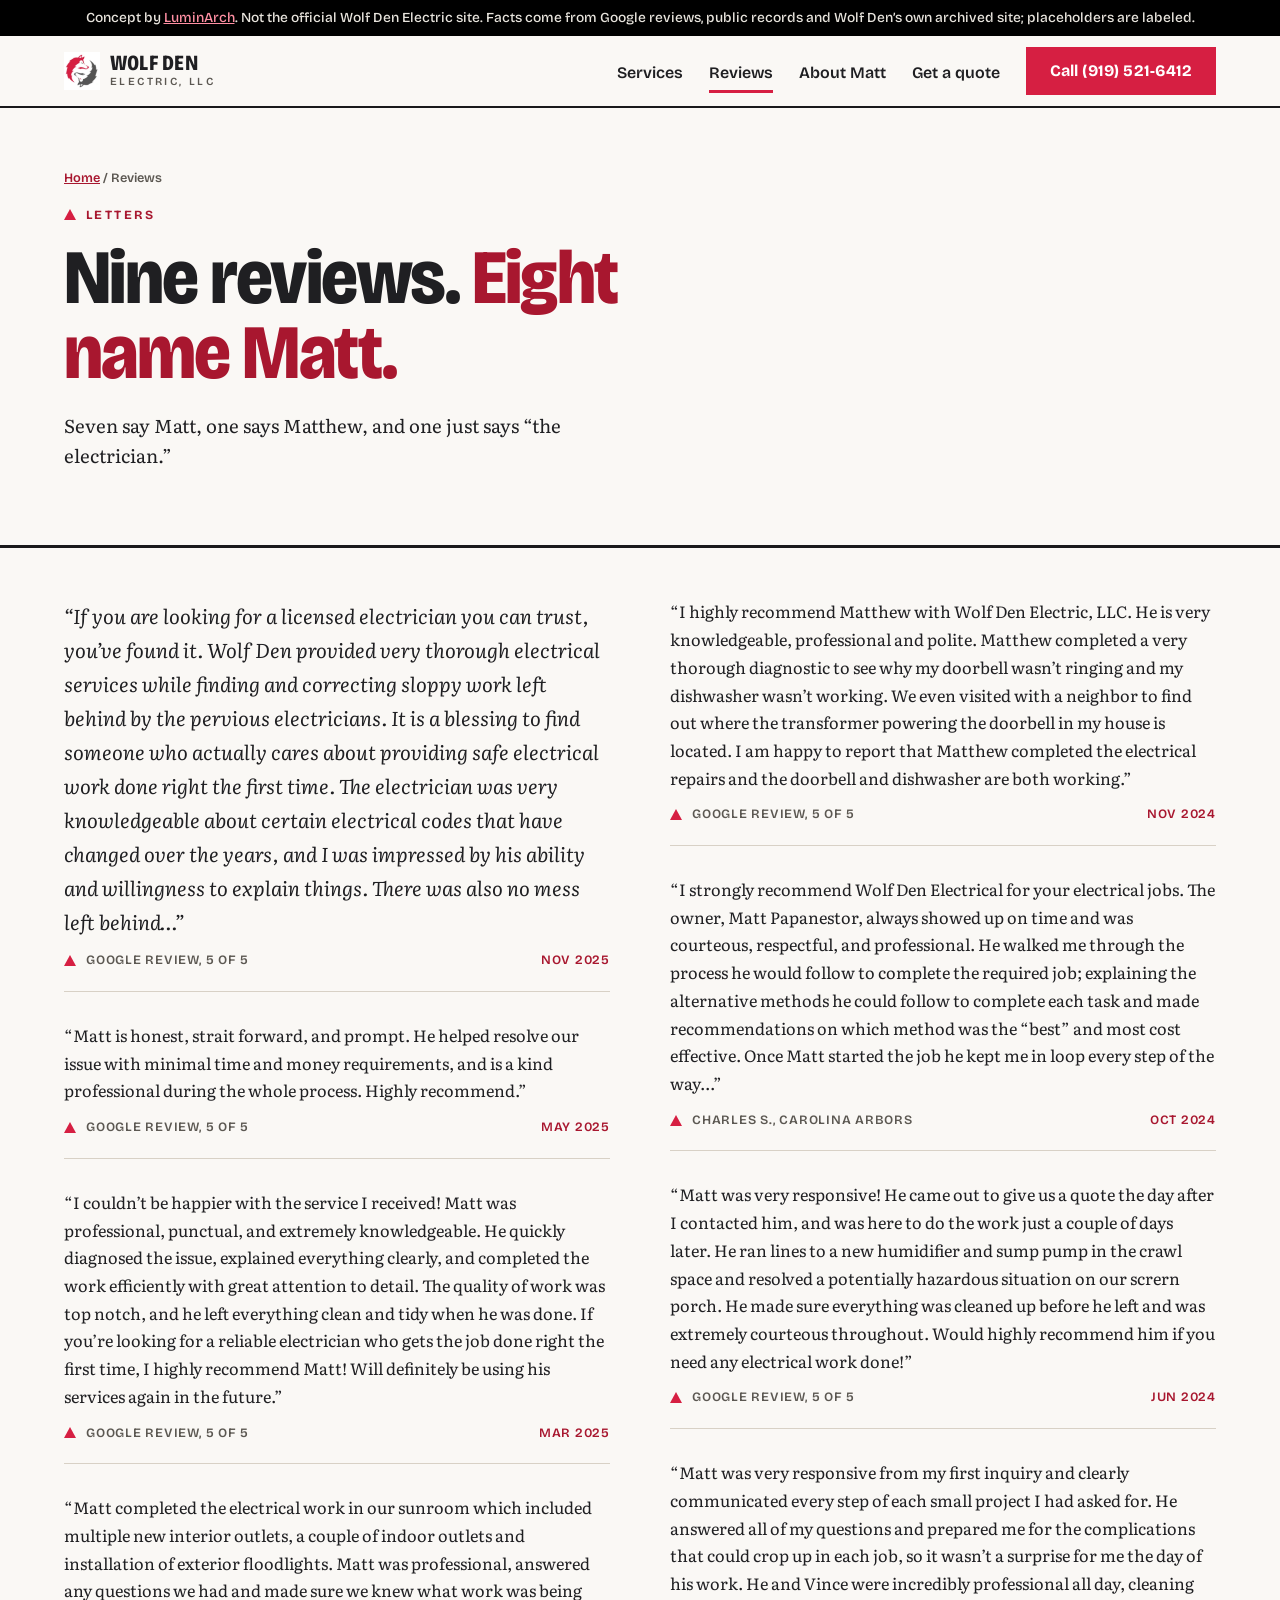
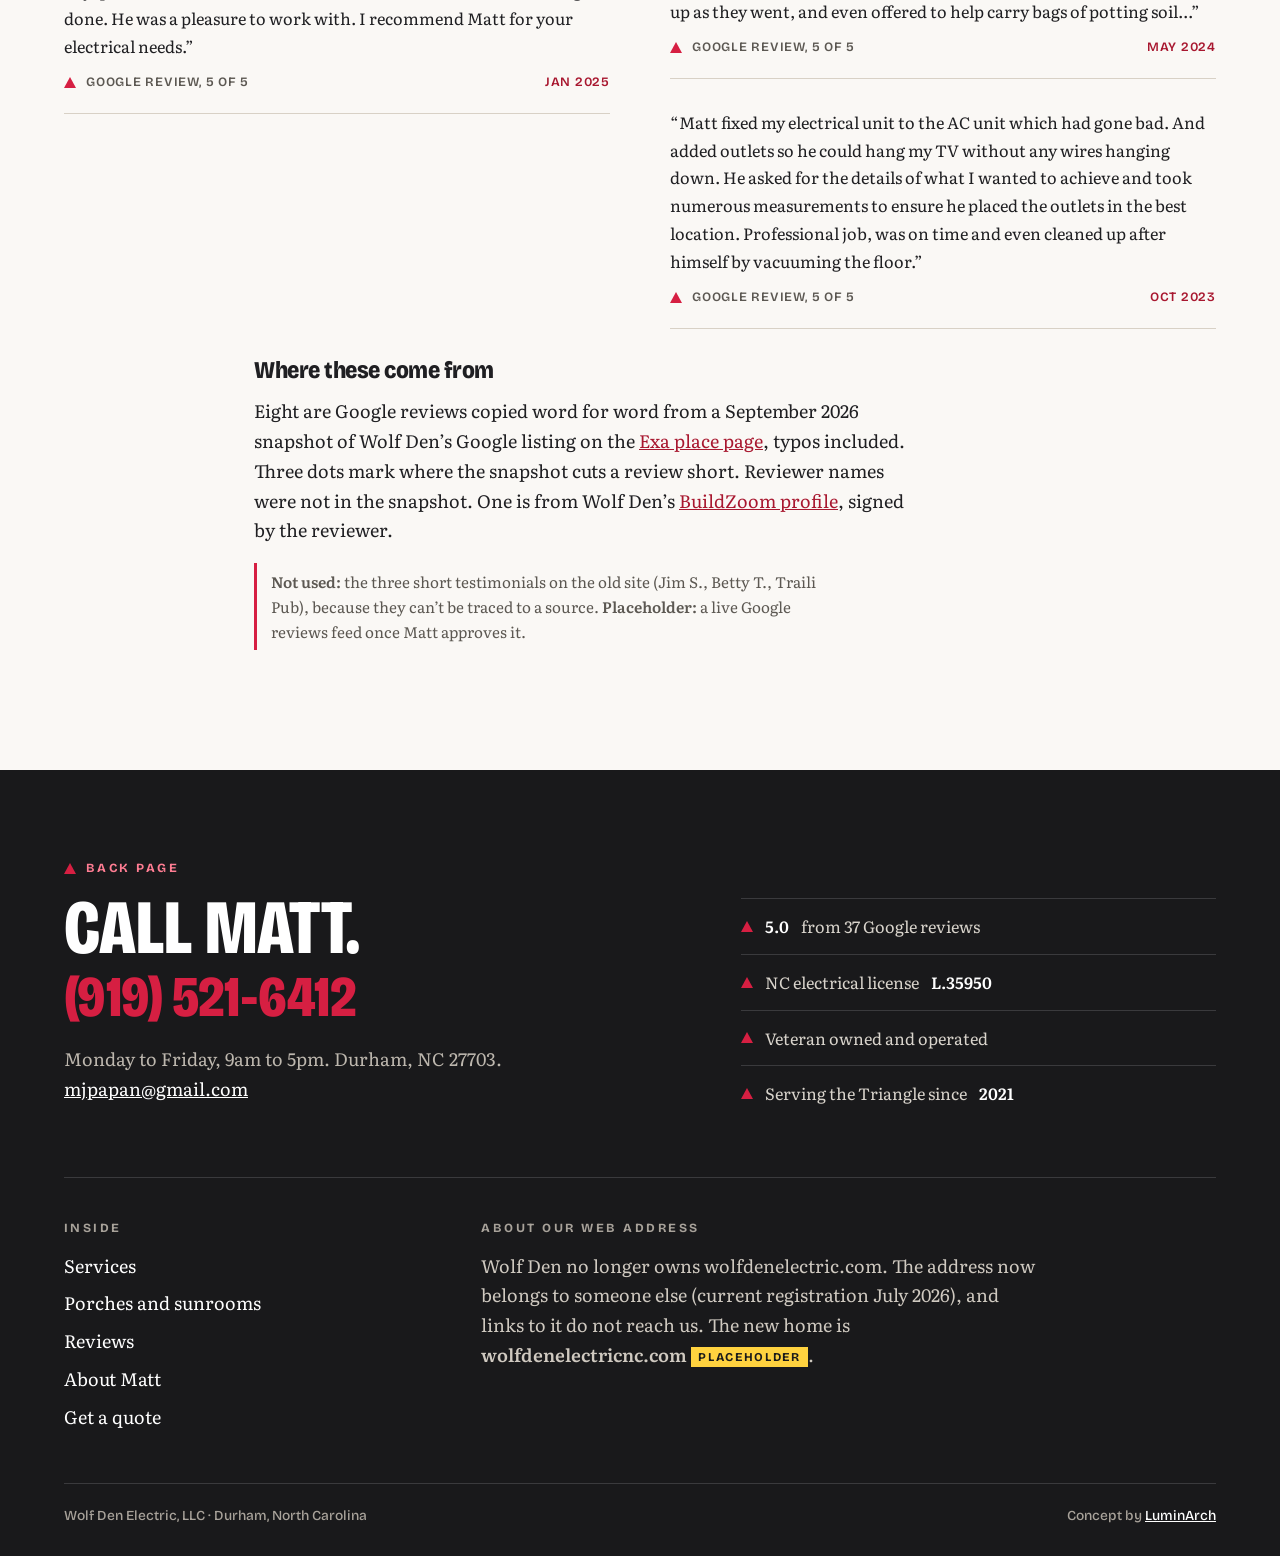
<file: reviews.html>
<!doctype html><html lang="en" class="no-js"><head><meta charset="utf-8"><meta name="viewport" content="width=device-width,initial-scale=1">
<title>5.0 Stars from 37 Google Reviews | Wolf Den Electric Durham</title><meta name="description" content="Read what Triangle homeowners say about Matt Papanestor and Wolf Den Electric: 5.0 stars from 37 Google reviews, plus BuildZoom. Call (919) 521-6412 for a quote."><link rel="canonical" href="https://wolf-den-electric-demo.vercel.app/reviews.html">
<meta property="og:type" content="website"><meta property="og:site_name" content="Wolf Den Electric (concept)"><meta property="og:title" content="5.0 Stars from 37 Google Reviews | Wolf Den Electric Durham"><meta property="og:description" content="Read what Triangle homeowners say about Matt Papanestor and Wolf Den Electric: 5.0 stars from 37 Google reviews, plus BuildZoom. Call (919) 521-6412 for a quote."><meta property="og:url" content="https://wolf-den-electric-demo.vercel.app/reviews.html"><meta property="og:image" content="https://wolf-den-electric-demo.vercel.app/og.png">
<meta name="twitter:card" content="summary_large_image"><meta name="twitter:title" content="5.0 Stars from 37 Google Reviews | Wolf Den Electric Durham"><meta name="twitter:description" content="Read what Triangle homeowners say about Matt Papanestor and Wolf Den Electric: 5.0 stars from 37 Google reviews, plus BuildZoom. Call (919) 521-6412 for a quote."><meta name="twitter:image" content="https://wolf-den-electric-demo.vercel.app/og.png">
<meta name="robots" content="noindex, nofollow"><!-- concept demo, not for indexing -->
<meta name="theme-color" content="#19191b">
<link rel="preload" href="fonts/bricolage-grotesque-normal-latin.woff2" as="font" type="font/woff2" crossorigin><link rel="preload" href="fonts/literata-normal-latin.woff2" as="font" type="font/woff2" crossorigin>
<link rel="stylesheet" href="css/design-system.css"><link rel="stylesheet" href="css/components.css"><link rel="stylesheet" href="css/pages.css">
<link rel="icon" href="img/wolf-mark.webp" type="image/webp">
<script>document.documentElement.classList.replace('no-js','js-ready')</script><script type="application/ld+json">[{"@context": "https://schema.org", "@type": "Electrician", "name": "Wolf Den Electric, LLC", "url": "https://wolfdenelectricnc.com", "telephone": "+1-919-521-6412", "email": "mjpapan@gmail.com", "founder": {"@type": "Person", "name": "Matthew Papanestor"}, "address": {"@type": "PostalAddress", "addressLocality": "Durham", "addressRegion": "NC", "postalCode": "27703", "addressCountry": "US"}, "openingHours": "Mo-Fr 09:00-17:00", "areaServed": "Research Triangle, NC", "foundingDate": "2021", "aggregateRating": {"@type": "AggregateRating", "ratingValue": "5.0", "reviewCount": "37"}, "image": "https://wolf-den-electric-demo.vercel.app/img/matt-ladder-light.webp"}, {"@context": "https://schema.org", "@type": "BreadcrumbList", "itemListElement": [{"@type": "ListItem", "position": 1, "name": "Home", "item": "https://wolf-den-electric-demo.vercel.app/"}, {"@type": "ListItem", "position": 2, "name": "Reviews", "item": "https://wolf-den-electric-demo.vercel.app/reviews.html"}]}]</script></head><body>
<a class="skip" href="#main">Skip to content</a>
<div class="demo-bar">Concept by <a href="https://luminarch.pro">LuminArch</a>. Not the official Wolf Den Electric site. Facts come from Google reviews, public records and Wolf Den&rsquo;s own archived site; placeholders are labeled.</div>
<header class="top"><div class="wrap nav"><a class="mark" href="index.html"><img src="img/wolf-mark.webp" alt="" width="36" height="37"><span><b>Wolf Den</b><small>Electric, LLC</small></span></a>
<button class="menu-btn" aria-expanded="false" aria-controls="menu">Menu</button><ul id="menu"><li><a href="services.html">Services</a></li><li><a href="reviews.html" aria-current="page">Reviews</a></li><li><a href="about.html">About Matt</a></li><li><a href="contact.html">Get a quote</a></li></ul><a class="btn btn--red" href="tel:+19195216412"><span class="cl-full">Call (919) 521&#8209;6412</span><span class="cl-short">Call Matt</span></a></div></header><main id="main">
<section class="page-head"><div class="wrap rv"><p class="crumbs"><a href="index.html">Home</a> / Reviews</p><p class="kicker kicker--red"><svg class="tri" viewBox="0 0 12 11" aria-hidden="true"><path d="M6 0 L12 11 H0 Z"/></svg>Letters</p><h1>Nine reviews. <em>Eight name Matt.</em></h1>
<p class="lede">Seven say Matt, one says Matthew, and one just says &ldquo;the electrician.&rdquo;</p></div></section>
<div class="wrap letters-wall"><blockquote class="letter rv "><p>&ldquo;If you are looking for a licensed electrician you can trust, you&rsquo;ve found it. Wolf Den provided very thorough electrical services while finding and correcting sloppy work left behind by the pervious electricians. It is a blessing to find someone who actually cares about providing safe electrical work done right the first time. The electrician was very knowledgeable about certain electrical codes that have changed over the years, and I was impressed by his ability and willingness to explain things. There was also no mess left behind...&rdquo;</p><footer><svg class="tri" viewBox="0 0 12 11" aria-hidden="true"><path d="M6 0 L12 11 H0 Z"/></svg><span>Google review, 5 of 5</span><time datetime="2025-11-12">Nov 2025</time></footer></blockquote><blockquote class="letter rv "><p>&ldquo;Matt is honest, strait forward, and prompt. He helped resolve our issue with minimal time and money requirements, and is a kind professional during the whole process. Highly recommend.&rdquo;</p><footer><svg class="tri" viewBox="0 0 12 11" aria-hidden="true"><path d="M6 0 L12 11 H0 Z"/></svg><span>Google review, 5 of 5</span><time datetime="2025-05-27">May 2025</time></footer></blockquote><blockquote class="letter rv "><p>&ldquo;I couldn&rsquo;t be happier with the service I received! Matt was professional, punctual, and extremely knowledgeable. He quickly diagnosed the issue, explained everything clearly, and completed the work efficiently with great attention to detail. The quality of work was top notch, and he left everything clean and tidy when he was done. If you&rsquo;re looking for a reliable electrician who gets the job done right the first time, I highly recommend Matt! Will definitely be using his services again in the future.&rdquo;</p><footer><svg class="tri" viewBox="0 0 12 11" aria-hidden="true"><path d="M6 0 L12 11 H0 Z"/></svg><span>Google review, 5 of 5</span><time datetime="2025-03-21">Mar 2025</time></footer></blockquote><blockquote class="letter rv "><p>&ldquo;Matt completed the electrical work in our sunroom which included multiple new interior outlets, a couple of indoor outlets and installation of exterior floodlights. Matt was professional, answered any questions we had and made sure we knew what work was being done. He was a pleasure to work with. I recommend Matt for your electrical needs.&rdquo;</p><footer><svg class="tri" viewBox="0 0 12 11" aria-hidden="true"><path d="M6 0 L12 11 H0 Z"/></svg><span>Google review, 5 of 5</span><time datetime="2025-01-14">Jan 2025</time></footer></blockquote><blockquote class="letter rv "><p>&ldquo;I highly recommend Matthew with Wolf Den Electric, LLC. He is very knowledgeable, professional and polite. Matthew completed a very thorough diagnostic to see why my doorbell wasn&rsquo;t ringing and my dishwasher wasn&rsquo;t working. We even visited with a neighbor to find out where the transformer powering the doorbell in my house is located. I am happy to report that Matthew completed the electrical repairs and the doorbell and dishwasher are both working.&rdquo;</p><footer><svg class="tri" viewBox="0 0 12 11" aria-hidden="true"><path d="M6 0 L12 11 H0 Z"/></svg><span>Google review, 5 of 5</span><time datetime="2024-11-14">Nov 2024</time></footer></blockquote><blockquote class="letter rv "><p>&ldquo;I strongly recommend Wolf Den Electrical for your electrical jobs. The owner, Matt Papanestor, always showed up on time and was courteous, respectful, and professional. He walked me through the process he would follow to complete the required job; explaining the alternative methods he could follow to complete each task and made recommendations on which method was the &ldquo;best&rdquo; and most cost effective. Once Matt started the job he kept me in loop every step of the way...&rdquo;</p><footer><svg class="tri" viewBox="0 0 12 11" aria-hidden="true"><path d="M6 0 L12 11 H0 Z"/></svg><span>Charles S., Carolina Arbors</span><time datetime="2024-10-29">Oct 2024</time></footer></blockquote><blockquote class="letter rv "><p>&ldquo;Matt was very responsive! He came out to give us a quote the day after I contacted him, and was here to do the work just a couple of days later. He ran lines to a new humidifier and sump pump in the crawl space and resolved a potentially hazardous situation on our scrern porch. He made sure everything was cleaned up before he left and was extremely courteous throughout. Would highly recommend him if you need any electrical work done!&rdquo;</p><footer><svg class="tri" viewBox="0 0 12 11" aria-hidden="true"><path d="M6 0 L12 11 H0 Z"/></svg><span>Google review, 5 of 5</span><time datetime="2024-06-24">Jun 2024</time></footer></blockquote><blockquote class="letter rv "><p>&ldquo;Matt was very responsive from my first inquiry and clearly communicated every step of each small project I had asked for. He answered all of my questions and prepared me for the complications that could crop up in each job, so it wasn&rsquo;t a surprise for me the day of his work. He and Vince were incredibly professional all day, cleaning up as they went, and even offered to help carry bags of potting soil...&rdquo;</p><footer><svg class="tri" viewBox="0 0 12 11" aria-hidden="true"><path d="M6 0 L12 11 H0 Z"/></svg><span>Google review, 5 of 5</span><time datetime="2024-05-07">May 2024</time></footer></blockquote><blockquote class="letter rv "><p>&ldquo;Matt fixed my electrical unit to the AC unit which had gone bad. And added outlets so he could hang my TV without any wires hanging down. He asked for the details of what I wanted to achieve and took numerous measurements to ensure he placed the outlets in the best location. Professional job, was on time and even cleaned up after himself by vacuuming the floor.&rdquo;</p><footer><svg class="tri" viewBox="0 0 12 11" aria-hidden="true"><path d="M6 0 L12 11 H0 Z"/></svg><span>Google review, 5 of 5</span><time datetime="2023-10-29">Oct 2023</time></footer></blockquote></div>
<section class="wrap sources rv"><h2>Where these come from</h2><p>Eight are Google reviews copied word for word from a September 2026 snapshot of Wolf Den&rsquo;s Google listing on the <a href="https://exa.ai/library/place/1p9mtvs8q7t" rel="noopener">Exa place page</a>, typos included. Three dots mark where the snapshot cuts a review short. Reviewer names were not in the snapshot. One is from Wolf Den&rsquo;s <a href="https://www.buildzoom.com/contractor/wolf-den-electric-llc" rel="noopener">BuildZoom profile</a>, signed by the reviewer.</p>
<p class="note"><strong>Not used:</strong> the three short testimonials on the old site (Jim S., Betty T., Traili Pub), because they can&rsquo;t be traced to a source. <strong>Placeholder:</strong> a live Google reviews feed once Matt approves it.</p></section></main><footer class="site-foot"><div class="wrap">
<div class="back">
 <div><p class="kicker kicker--red"><svg class="tri" viewBox="0 0 12 11" aria-hidden="true"><path d="M6 0 L12 11 H0 Z"/></svg>Back page</p><p class="bp-call">Call Matt.</p><a class="bp-num" href="tel:+19195216412">(919) 521&#8209;6412</a><p class="bp-sub">Monday to Friday, 9am to 5pm. Durham, NC 27703. <a href="mailto:mjpapan@gmail.com">mjpapan@gmail.com</a></p></div>
 <ul class="bp-facts"><li><svg class="tri" viewBox="0 0 12 11" aria-hidden="true"><path d="M6 0 L12 11 H0 Z"/></svg><b>5.0</b> from 37 Google reviews</li><li><svg class="tri" viewBox="0 0 12 11" aria-hidden="true"><path d="M6 0 L12 11 H0 Z"/></svg>NC electrical license <b>L.35950</b></li><li><svg class="tri" viewBox="0 0 12 11" aria-hidden="true"><path d="M6 0 L12 11 H0 Z"/></svg>Veteran owned and operated</li><li><svg class="tri" viewBox="0 0 12 11" aria-hidden="true"><path d="M6 0 L12 11 H0 Z"/></svg>Serving the Triangle since <b>2021</b></li></ul>
</div>
<div class="foot-grid">
 <div><h2>Inside</h2><ul><li><a href="services.html">Services</a></li><li><a href="services.html#porches">Porches and sunrooms</a></li><li><a href="reviews.html">Reviews</a></li><li><a href="about.html">About Matt</a></li><li><a href="contact.html">Get a quote</a></li></ul></div>
 <div class="foot-domain"><h2>About our web address</h2><p>Wolf Den no longer owns wolfdenelectric.com. The address now belongs to someone else (current registration July 2026), and links to it do not reach us. The new home is <b>wolfdenelectricnc.com</b> <span class="ph-tag">placeholder</span>.</p></div>
</div>
<div class="foot-row"><span>Wolf Den Electric, LLC &middot; Durham, North Carolina</span><span>Concept by <a href="https://luminarch.pro">LuminArch</a></span></div></div></footer>
<script src="js/main.js"></script></body></html>
</file>
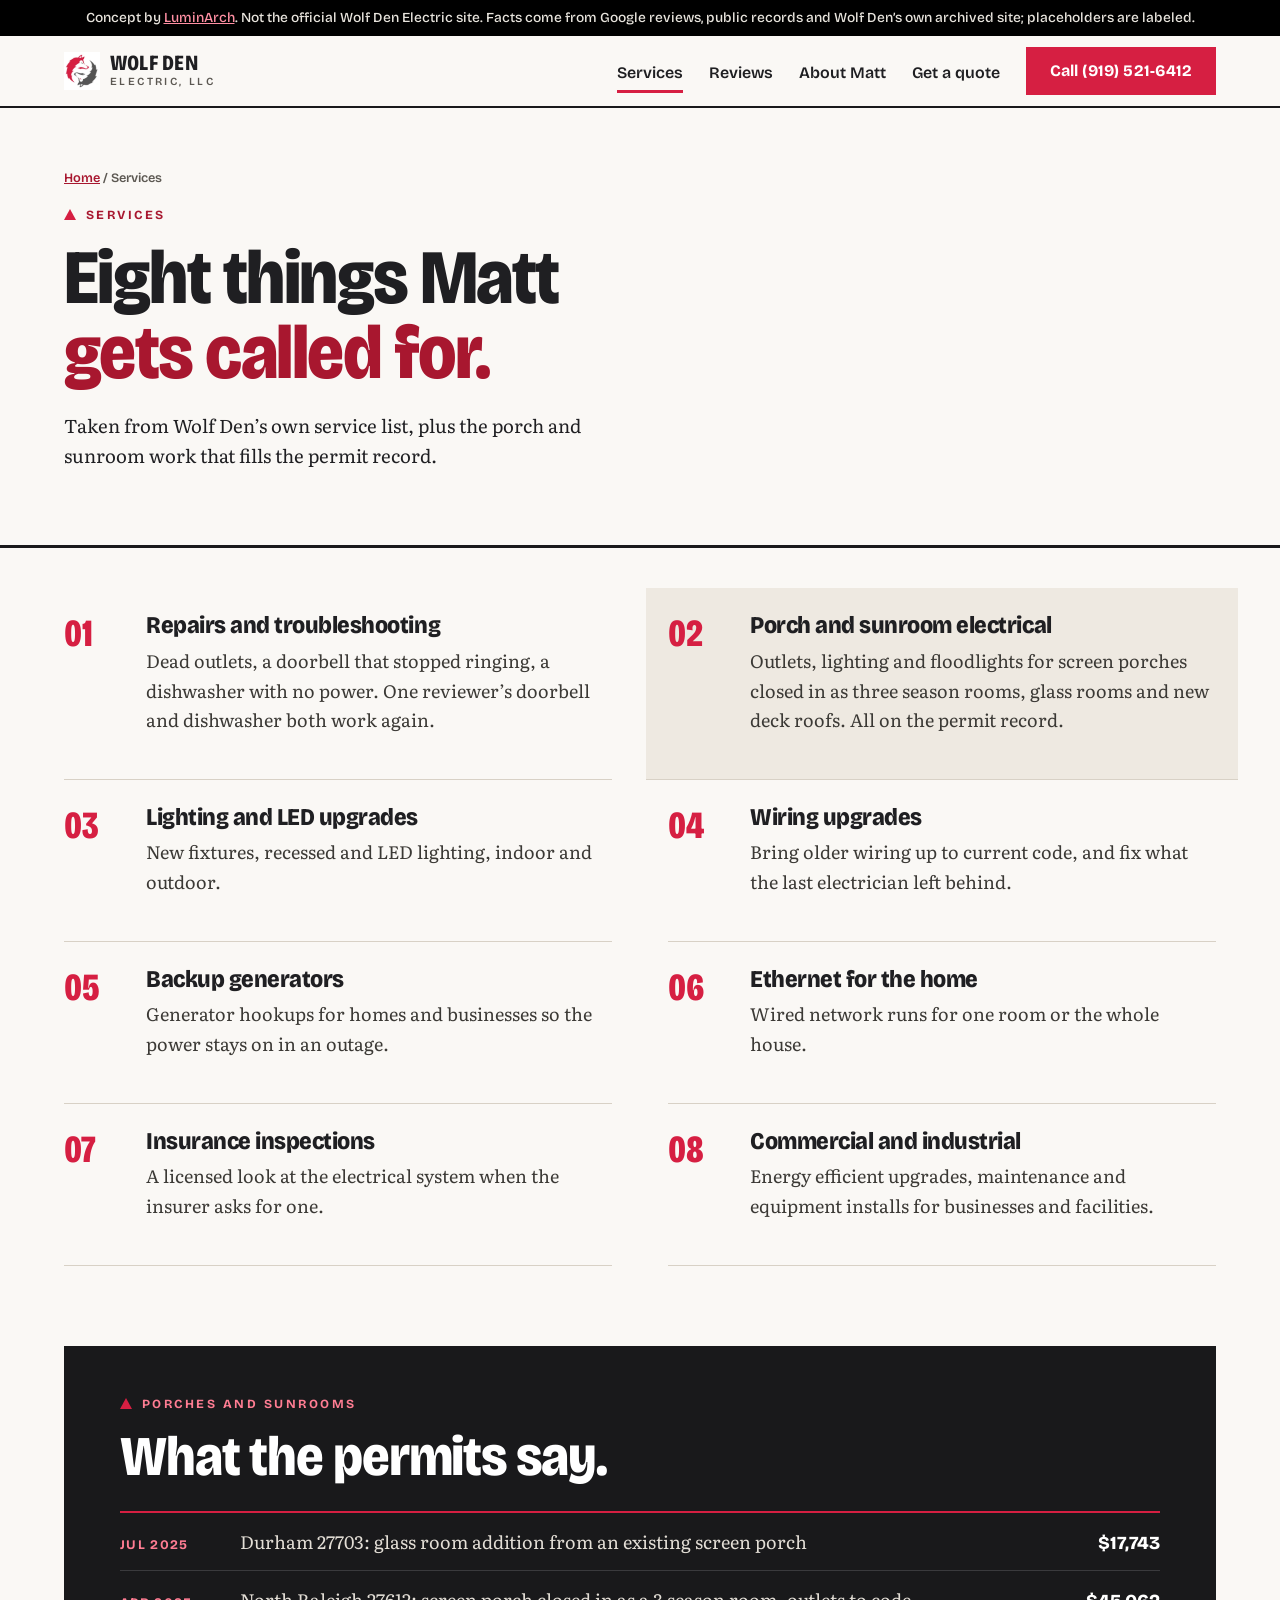
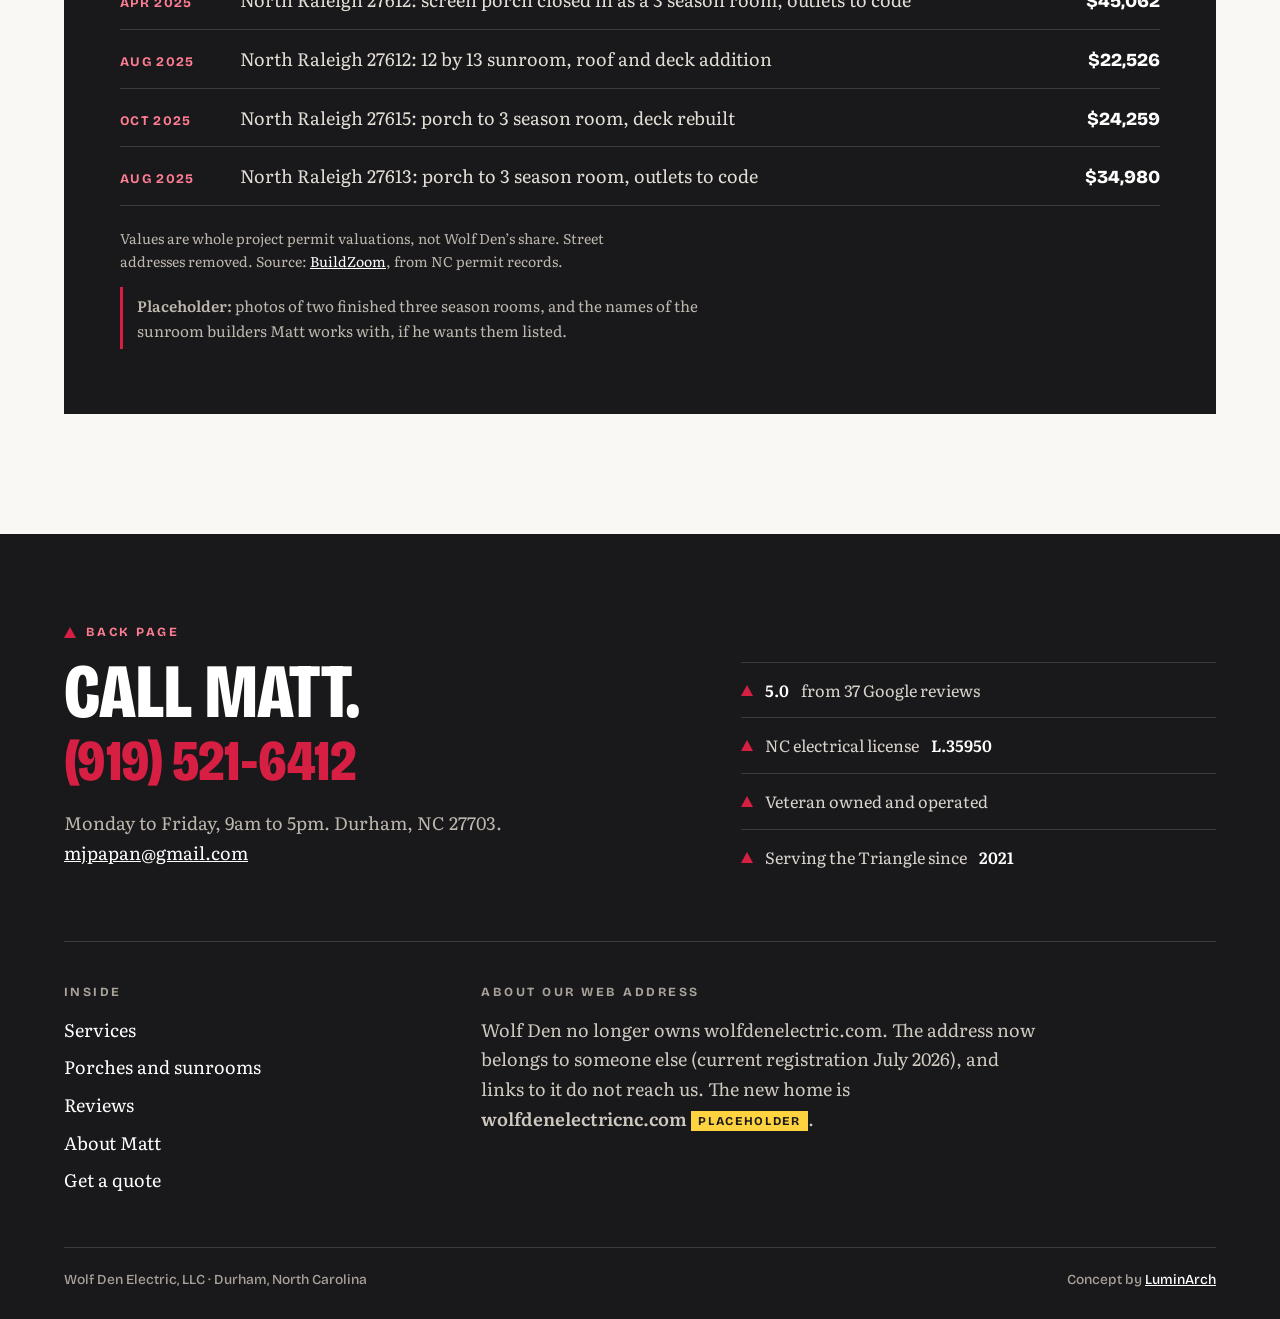
<file: services.html>
<!doctype html><html lang="en" class="no-js"><head><meta charset="utf-8"><meta name="viewport" content="width=device-width,initial-scale=1">
<title>Electrical Services in Durham and Raleigh | Wolf Den Electric</title><meta name="description" content="Repairs, porch and sunroom wiring, LED lighting, generators, home Ethernet and insurance inspections from Wolf Den Electric in Durham. Call Matt for a quote today."><link rel="canonical" href="https://wolf-den-electric-demo.vercel.app/services.html">
<meta property="og:type" content="website"><meta property="og:site_name" content="Wolf Den Electric (concept)"><meta property="og:title" content="Electrical Services in Durham and Raleigh | Wolf Den Electric"><meta property="og:description" content="Repairs, porch and sunroom wiring, LED lighting, generators, home Ethernet and insurance inspections from Wolf Den Electric in Durham. Call Matt for a quote today."><meta property="og:url" content="https://wolf-den-electric-demo.vercel.app/services.html"><meta property="og:image" content="https://wolf-den-electric-demo.vercel.app/og.png">
<meta name="twitter:card" content="summary_large_image"><meta name="twitter:title" content="Electrical Services in Durham and Raleigh | Wolf Den Electric"><meta name="twitter:description" content="Repairs, porch and sunroom wiring, LED lighting, generators, home Ethernet and insurance inspections from Wolf Den Electric in Durham. Call Matt for a quote today."><meta name="twitter:image" content="https://wolf-den-electric-demo.vercel.app/og.png">
<meta name="robots" content="noindex, nofollow"><!-- concept demo, not for indexing -->
<meta name="theme-color" content="#19191b">
<link rel="preload" href="fonts/bricolage-grotesque-normal-latin.woff2" as="font" type="font/woff2" crossorigin><link rel="preload" href="fonts/literata-normal-latin.woff2" as="font" type="font/woff2" crossorigin>
<link rel="stylesheet" href="css/design-system.css"><link rel="stylesheet" href="css/components.css"><link rel="stylesheet" href="css/pages.css">
<link rel="icon" href="img/wolf-mark.webp" type="image/webp">
<script>document.documentElement.classList.replace('no-js','js-ready')</script><script type="application/ld+json">[{"@context": "https://schema.org", "@type": "Electrician", "name": "Wolf Den Electric, LLC", "url": "https://wolfdenelectricnc.com", "telephone": "+1-919-521-6412", "email": "mjpapan@gmail.com", "founder": {"@type": "Person", "name": "Matthew Papanestor"}, "address": {"@type": "PostalAddress", "addressLocality": "Durham", "addressRegion": "NC", "postalCode": "27703", "addressCountry": "US"}, "openingHours": "Mo-Fr 09:00-17:00", "areaServed": "Research Triangle, NC", "foundingDate": "2021", "aggregateRating": {"@type": "AggregateRating", "ratingValue": "5.0", "reviewCount": "37"}, "image": "https://wolf-den-electric-demo.vercel.app/img/matt-ladder-light.webp"}, {"@context": "https://schema.org", "@type": "BreadcrumbList", "itemListElement": [{"@type": "ListItem", "position": 1, "name": "Home", "item": "https://wolf-den-electric-demo.vercel.app/"}, {"@type": "ListItem", "position": 2, "name": "Services", "item": "https://wolf-den-electric-demo.vercel.app/services.html"}]}, {"@context": "https://schema.org", "@type": "Service", "name": "Repairs and troubleshooting", "provider": {"@type": "Electrician", "name": "Wolf Den Electric, LLC"}, "areaServed": "Durham, NC"}, {"@context": "https://schema.org", "@type": "Service", "name": "Porch and sunroom electrical", "provider": {"@type": "Electrician", "name": "Wolf Den Electric, LLC"}, "areaServed": "Durham, NC"}, {"@context": "https://schema.org", "@type": "Service", "name": "Lighting and LED upgrades", "provider": {"@type": "Electrician", "name": "Wolf Den Electric, LLC"}, "areaServed": "Durham, NC"}, {"@context": "https://schema.org", "@type": "Service", "name": "Wiring upgrades", "provider": {"@type": "Electrician", "name": "Wolf Den Electric, LLC"}, "areaServed": "Durham, NC"}, {"@context": "https://schema.org", "@type": "Service", "name": "Backup generators", "provider": {"@type": "Electrician", "name": "Wolf Den Electric, LLC"}, "areaServed": "Durham, NC"}, {"@context": "https://schema.org", "@type": "Service", "name": "Ethernet for the home", "provider": {"@type": "Electrician", "name": "Wolf Den Electric, LLC"}, "areaServed": "Durham, NC"}, {"@context": "https://schema.org", "@type": "Service", "name": "Insurance inspections", "provider": {"@type": "Electrician", "name": "Wolf Den Electric, LLC"}, "areaServed": "Durham, NC"}, {"@context": "https://schema.org", "@type": "Service", "name": "Commercial and industrial", "provider": {"@type": "Electrician", "name": "Wolf Den Electric, LLC"}, "areaServed": "Durham, NC"}]</script></head><body>
<a class="skip" href="#main">Skip to content</a>
<div class="demo-bar">Concept by <a href="https://luminarch.pro">LuminArch</a>. Not the official Wolf Den Electric site. Facts come from Google reviews, public records and Wolf Den&rsquo;s own archived site; placeholders are labeled.</div>
<header class="top"><div class="wrap nav"><a class="mark" href="index.html"><img src="img/wolf-mark.webp" alt="" width="36" height="37"><span><b>Wolf Den</b><small>Electric, LLC</small></span></a>
<button class="menu-btn" aria-expanded="false" aria-controls="menu">Menu</button><ul id="menu"><li><a href="services.html" aria-current="page">Services</a></li><li><a href="reviews.html">Reviews</a></li><li><a href="about.html">About Matt</a></li><li><a href="contact.html">Get a quote</a></li></ul><a class="btn btn--red" href="tel:+19195216412"><span class="cl-full">Call (919) 521&#8209;6412</span><span class="cl-short">Call Matt</span></a></div></header><main id="main">
<section class="page-head"><div class="wrap rv"><p class="crumbs"><a href="index.html">Home</a> / Services</p><p class="kicker kicker--red"><svg class="tri" viewBox="0 0 12 11" aria-hidden="true"><path d="M6 0 L12 11 H0 Z"/></svg>Services</p><h1>Eight things Matt <em>gets called for.</em></h1>
<p class="lede">Taken from Wolf Den&rsquo;s own service list, plus the porch and sunroom work that fills the permit record.</p></div></section>
<div class="wrap svc"><article id="s1" class="svc-item rv"><span class="toc-n">01</span><div><h2>Repairs and troubleshooting</h2><p>Dead outlets, a doorbell that stopped ringing, a dishwasher with no power. One reviewer&rsquo;s doorbell and dishwasher both work again.</p></div></article><article id="s2" class="svc-item rv svc-item--wide"><span class="toc-n">02</span><div><h2>Porch and sunroom electrical</h2><p>Outlets, lighting and floodlights for screen porches closed in as three season rooms, glass rooms and new deck roofs. All on the permit record.</p></div></article><article id="s3" class="svc-item rv"><span class="toc-n">03</span><div><h2>Lighting and LED upgrades</h2><p>New fixtures, recessed and LED lighting, indoor and outdoor.</p></div></article><article id="s4" class="svc-item rv"><span class="toc-n">04</span><div><h2>Wiring upgrades</h2><p>Bring older wiring up to current code, and fix what the last electrician left behind.</p></div></article><article id="s5" class="svc-item rv"><span class="toc-n">05</span><div><h2>Backup generators</h2><p>Generator hookups for homes and businesses so the power stays on in an outage.</p></div></article><article id="s6" class="svc-item rv"><span class="toc-n">06</span><div><h2>Ethernet for the home</h2><p>Wired network runs for one room or the whole house.</p></div></article><article id="s7" class="svc-item rv"><span class="toc-n">07</span><div><h2>Insurance inspections</h2><p>A licensed look at the electrical system when the insurer asks for one.</p></div></article><article id="s8" class="svc-item rv"><span class="toc-n">08</span><div><h2>Commercial and industrial</h2><p>Energy efficient upgrades, maintenance and equipment installs for businesses and facilities.</p></div></article></div>
<section id="porches" class="wrap porch rv" aria-labelledby="po-h"><div class="porch-in"><p class="kicker kicker--red"><svg class="tri" viewBox="0 0 12 11" aria-hidden="true"><path d="M6 0 L12 11 H0 Z"/></svg>Porches and sunrooms</p><h2 id="po-h">What the permits say.</h2>
<ul class="permits"><li><span class="pd">Jul 2025</span><span class="pw">Durham 27703: glass room addition from an existing screen porch</span><span class="pv">$17,743</span></li><li><span class="pd">Apr 2025</span><span class="pw">North Raleigh 27612: screen porch closed in as a 3 season room, outlets to code</span><span class="pv">$45,062</span></li><li><span class="pd">Aug 2025</span><span class="pw">North Raleigh 27612: 12 by 13 sunroom, roof and deck addition</span><span class="pv">$22,526</span></li><li><span class="pd">Oct 2025</span><span class="pw">North Raleigh 27615: porch to 3 season room, deck rebuilt</span><span class="pv">$24,259</span></li><li><span class="pd">Aug 2025</span><span class="pw">North Raleigh 27613: porch to 3 season room, outlets to code</span><span class="pv">$34,980</span></li></ul>
<p class="fine">Values are whole project permit valuations, not Wolf Den&rsquo;s share. Street addresses removed. Source: <a href="https://www.buildzoom.com/contractor/wolf-den-electric-llc" rel="noopener">BuildZoom</a>, from NC permit records.</p>
<p class="note"><strong>Placeholder:</strong> photos of two finished three season rooms, and the names of the sunroom builders Matt works with, if he wants them listed.</p></div></section></main><footer class="site-foot"><div class="wrap">
<div class="back">
 <div><p class="kicker kicker--red"><svg class="tri" viewBox="0 0 12 11" aria-hidden="true"><path d="M6 0 L12 11 H0 Z"/></svg>Back page</p><p class="bp-call">Call Matt.</p><a class="bp-num" href="tel:+19195216412">(919) 521&#8209;6412</a><p class="bp-sub">Monday to Friday, 9am to 5pm. Durham, NC 27703. <a href="mailto:mjpapan@gmail.com">mjpapan@gmail.com</a></p></div>
 <ul class="bp-facts"><li><svg class="tri" viewBox="0 0 12 11" aria-hidden="true"><path d="M6 0 L12 11 H0 Z"/></svg><b>5.0</b> from 37 Google reviews</li><li><svg class="tri" viewBox="0 0 12 11" aria-hidden="true"><path d="M6 0 L12 11 H0 Z"/></svg>NC electrical license <b>L.35950</b></li><li><svg class="tri" viewBox="0 0 12 11" aria-hidden="true"><path d="M6 0 L12 11 H0 Z"/></svg>Veteran owned and operated</li><li><svg class="tri" viewBox="0 0 12 11" aria-hidden="true"><path d="M6 0 L12 11 H0 Z"/></svg>Serving the Triangle since <b>2021</b></li></ul>
</div>
<div class="foot-grid">
 <div><h2>Inside</h2><ul><li><a href="services.html">Services</a></li><li><a href="services.html#porches">Porches and sunrooms</a></li><li><a href="reviews.html">Reviews</a></li><li><a href="about.html">About Matt</a></li><li><a href="contact.html">Get a quote</a></li></ul></div>
 <div class="foot-domain"><h2>About our web address</h2><p>Wolf Den no longer owns wolfdenelectric.com. The address now belongs to someone else (current registration July 2026), and links to it do not reach us. The new home is <b>wolfdenelectricnc.com</b> <span class="ph-tag">placeholder</span>.</p></div>
</div>
<div class="foot-row"><span>Wolf Den Electric, LLC &middot; Durham, North Carolina</span><span>Concept by <a href="https://luminarch.pro">LuminArch</a></span></div></div></footer>
<script src="js/main.js"></script></body></html>
</file>
<file: css/design-system.css>
/* Fonts (OFL) are self-hosted and preloaded so the hero does not reflow when they arrive (device QA: CLS on phones) */
@font-face { font-family: 'Bricolage Grotesque'; font-style: normal; font-weight: 500 800; font-stretch: 75% 100%; font-display: swap; src: url(../fonts/bricolage-grotesque-normal-latin.woff2) format('woff2'); unicode-range: U+0000-00FF, U+0131, U+0152-0153, U+02BB-02BC, U+02C6, U+02DA, U+02DC, U+0304, U+0308, U+0329, U+2000-206F, U+20AC, U+2122, U+2191, U+2193, U+2212, U+2215, U+FEFF, U+FFFD; }
@font-face { font-family: 'Literata'; font-style: italic; font-weight: 400; font-display: swap; src: url(../fonts/literata-italic-latin.woff2) format('woff2'); unicode-range: U+0000-00FF, U+0131, U+0152-0153, U+02BB-02BC, U+02C6, U+02DA, U+02DC, U+0304, U+0308, U+0329, U+2000-206F, U+20AC, U+2122, U+2191, U+2193, U+2212, U+2215, U+FEFF, U+FFFD; }
@font-face { font-family: 'Literata'; font-style: normal; font-weight: 400; font-display: swap; src: url(../fonts/literata-normal-latin.woff2) format('woff2'); unicode-range: U+0000-00FF, U+0131, U+0152-0153, U+02BB-02BC, U+02C6, U+02DA, U+02DC, U+0304, U+0308, U+0329, U+2000-206F, U+20AC, U+2122, U+2191, U+2193, U+2212, U+2215, U+FEFF, U+FFFD; }
@font-face { font-family: 'Literata'; font-style: normal; font-weight: 600; font-display: swap; src: url(../fonts/literata-normal-latin.woff2) format('woff2'); unicode-range: U+0000-00FF, U+0131, U+0152-0153, U+02BB-02BC, U+02C6, U+02DA, U+02DC, U+0304, U+0308, U+0329, U+2000-206F, U+20AC, U+2122, U+2191, U+2193, U+2212, U+2215, U+FEFF, U+FFFD; }
/* Wolf Den Electric concept: tokens. Wolf red and charcoal sampled from the Wolf Den logo (#d61f42, #545555). */
:root{
  --den:#19191b;        /* near black: cover, dark bands */
  --charcoal:#545555;   /* logo gray: rules, muted on dark */
  --pelt:#8d877f;       /* warm gray: borders on dark */
  --bone:#eee9e1;       /* paper panels */
  --snow:#faf8f5;       /* page */
  --wolf:#d61f42;       /* logo red: buttons, marks, large type */
  --wolf-dk:#a8172f;    /* red for small text on light, 6.6:1 on snow */
  --ink:#1f1f22;        /* body text */
  --mute:#5c5852;       /* muted text, 6.6:1 on snow */
  --f-display:"Bricolage Grotesque",Impact,sans-serif;
  --f-body:"Literata",Georgia,serif;
  --step-0:1.125rem;    /* 18px body */
  --step-2:1.5rem;--step-3:clamp(1.9rem,3.2vw,2.5rem);--step-4:clamp(2.2rem,4.6vw,3.5rem);--step-5:clamp(2.6rem,6vw,5rem);
  --ink-ease:cubic-bezier(.22,1,.36,1);
  --wrap:1240px;--gut:clamp(20px,4vw,44px);
}
*,*::before,*::after{box-sizing:border-box}
html,body{overflow-x:clip}
html{scroll-behavior:smooth}
body{margin:0;background:var(--snow);color:var(--ink);font:400 var(--step-0)/1.65 var(--f-body);-webkit-font-smoothing:antialiased}
img{max-width:100%;display:block;height:auto}
h1,h2,h3{font-family:var(--f-display);font-weight:800;font-stretch:88%;line-height:.98;letter-spacing:-.02em;margin:0}
h1 em,h2 em{font-style:normal;color:var(--wolf-dk)}
p{margin:0 0 1em;max-width:66ch}
a{color:inherit}
:focus-visible{outline:3px solid var(--wolf);outline-offset:3px}
.wrap{max-width:var(--wrap);margin:0 auto;padding:0 var(--gut)}
.kicker{display:flex;align-items:center;gap:10px;margin:0 0 18px;font:700 .78rem/1.3 var(--f-display);letter-spacing:.2em;text-transform:uppercase;color:var(--mute)}
.kicker--red{color:var(--wolf-dk)}
.sr{position:absolute;width:1px;height:1px;overflow:hidden;clip:rect(0 0 0 0);white-space:nowrap}
.skip{position:absolute;left:-999px;top:8px;background:var(--den);color:#fff;padding:10px 14px;z-index:99}
.skip:focus{left:8px}
@media (prefers-reduced-motion:reduce){*,*::before,*::after{animation:none!important;transition:none!important;scroll-behavior:auto!important}}
</file>
<file: css/components.css>
/* signature: the Triangle mark. A small red triangle for the Research Triangle, used as kicker mark, bullet and sign off */
.tri{width:12px;height:11px;fill:var(--wolf);flex:none}
.demo-bar{background:#000;color:#e8e4dd;font:400 .86rem/1.45 var(--f-display);padding:8px var(--gut);text-align:center}
.demo-bar a{color:#ff8fa3}
.top{position:sticky;top:0;z-index:20;background:rgba(250,248,245,.95);backdrop-filter:blur(8px);border-bottom:2px solid var(--den)}
.nav{display:flex;align-items:center;gap:26px;min-height:70px}
.mark{display:flex;align-items:center;gap:10px;text-decoration:none;margin-right:auto}
.mark b{display:block;font:800 1.35rem/1 var(--f-display);font-stretch:80%;text-transform:uppercase;letter-spacing:.01em}
.mark small{display:block;font:600 .68rem/1.3 var(--f-display);letter-spacing:.22em;text-transform:uppercase;color:var(--mute)}
#menu{display:flex;gap:26px;list-style:none;margin:0;padding:0}
#menu a{text-decoration:none;font:600 1rem/1 var(--f-display);padding:8px 0;border-bottom:3px solid transparent}
#menu a:hover,#menu a[aria-current]{border-color:var(--wolf)}
.menu-btn{display:none}
.btn{display:inline-flex;align-items:center;gap:10px;min-height:48px;padding:12px 22px;border-radius:0;background:var(--den);color:#fff;font:700 1rem/1.1 var(--f-display);letter-spacing:.01em;text-decoration:none;border:2px solid var(--den);cursor:pointer;transition:background .25s,color .25s,box-shadow .25s}
.btn:hover{box-shadow:5px 5px 0 var(--wolf)}
.btn--red{background:var(--wolf);border-color:var(--wolf)}
.btn--red:hover{background:var(--wolf-dk);border-color:var(--wolf-dk);box-shadow:5px 5px 0 var(--den)}
.btn--ghost{background:transparent;color:inherit;border-color:currentColor}
.btn--dark{background:var(--den)}
.cl-short{display:none}
.stars{color:var(--wolf)}
.note{font-size:.95rem;color:var(--mute);border-left:3px solid var(--wolf);padding:6px 0 6px 14px}
.fine{font-size:.88rem;color:var(--mute)}
.ph-tag{display:inline-block;font:700 .66rem/1 var(--f-display);letter-spacing:.14em;text-transform:uppercase;background:#ffd23f;color:#1a1a1a;padding:4px 7px;vertical-align:middle}
.crumbs{font:600 .8rem/1 var(--f-display);color:var(--mute);margin-bottom:22px}
.crumbs a{color:var(--wolf-dk)}

/* letters (reviews) */
.letter{margin:0;padding:0 0 22px;border-bottom:1px solid #d8d1c6}
.letter p{font-size:1.02rem;line-height:1.7;margin:0 0 14px}
.letter footer{display:flex;align-items:center;gap:10px;font:600 .8rem/1.3 var(--f-display);letter-spacing:.06em;text-transform:uppercase;color:var(--mute)}
.letter time{margin-left:auto;color:var(--wolf-dk)}
.letter--lead p{font-size:1.3rem;line-height:1.55;font-style:italic}

/* motion: ink settle. Fade, 24px rise and a short blur clearing, like ink drying on a page */
.js-ready .rv{opacity:0;transform:translateY(24px);filter:blur(3px);transition:opacity .7s var(--ink-ease),transform .7s var(--ink-ease),filter .7s var(--ink-ease)}
.js-ready .rv.in{opacity:1;transform:none;filter:none}

/* footer: the back page */
.site-foot{background:var(--den);color:#d9d4cc;margin-top:120px;padding:90px 0 30px}
.site-foot a{color:#fff}
.back{display:grid;grid-template-columns:1.3fr 1fr;gap:60px;align-items:end;padding-bottom:56px;border-bottom:1px solid #3a3a3d}
.kicker--red{color:var(--wolf-dk)}
.site-foot .kicker--red{color:#ff7d93}
.bp-call{font:800 var(--step-5)/.9 var(--f-display);font-stretch:78%;text-transform:uppercase;color:#fff;margin:0}
.bp-num{display:inline-block;font:800 clamp(2rem,5vw,3.6rem)/1.05 var(--f-display);font-stretch:80%;color:var(--wolf)!important;text-decoration:none;margin:4px 0 16px;letter-spacing:-.01em}
.bp-num:hover{text-decoration:underline;text-decoration-thickness:3px}
.bp-sub{color:#bdb7ae}
.bp-facts{list-style:none;margin:0;padding:0}
.bp-facts li{display:flex;align-items:center;gap:12px;padding:14px 0;border-top:1px solid #3a3a3d;font-size:1.02rem}
.bp-facts b{color:#fff}
.foot-grid{display:grid;grid-template-columns:1fr 2fr;gap:50px;padding:44px 0}
.foot-grid h2{font:700 .78rem/1 var(--f-display);letter-spacing:.2em;text-transform:uppercase;color:#a8a29a;margin-bottom:16px}
.foot-grid ul{list-style:none;margin:0;padding:0}
.foot-grid li{margin:0 0 8px}
.foot-grid a{text-decoration:none}.foot-grid a:hover{text-decoration:underline}
.foot-domain p{color:#cfc9c0;max-width:56ch}
.foot-row{display:flex;justify-content:space-between;gap:20px;flex-wrap:wrap;font:400 .86rem/1.4 var(--f-display);color:#a8a29a;border-top:1px solid #3a3a3d;padding-top:22px}

@media (max-width:940px){
  .nav{gap:12px;min-height:62px}
  .menu-btn{display:inline-flex;align-items:center;min-height:44px;padding:8px 14px;border:2px solid var(--den);background:transparent;color:var(--den);font:700 .95rem var(--f-display);cursor:pointer}
  #menu{display:none;position:absolute;left:0;right:0;top:100%;flex-direction:column;gap:0;background:var(--snow);border-bottom:2px solid var(--den);padding:8px var(--gut) 18px}
  #menu.open{display:flex}
  #menu a{display:block;padding:14px 0;border-bottom:1px solid #d8d1c6}
  .back,.foot-grid{grid-template-columns:1fr}
}
@media (max-width:560px){
  .cl-full{display:none}.cl-short{display:inline}
  .top .btn{padding:10px 14px;min-height:44px}
  .mark small{display:none}
}

/* device QA: WebKit (the Safari engine) crashed the tab at phone and tablet pixel density while many blurred layers animated at once.
   The ink settle keeps its fade and rise; the blur clearing is dropped on every device. */
.js-ready .rv{filter:none;transition:opacity .7s var(--ink-ease),transform .7s var(--ink-ease)}
.js-ready .rv.in{filter:none}
/* device QA: 44px tap targets on phones */
.mark{min-height:44px}
.bp-num{display:inline-flex;align-items:center;min-height:44px}
/* device QA: placeholder tags readable on phones */
.ph-tag{font-size:.75rem}
</file>
<file: css/pages.css>
/* ---------- home: magazine cover. Huge masthead behind, copy left, cover photo right with cover lines ---------- */
.cover{background:var(--den);color:#eae6df;padding:40px 0 70px;overflow:hidden;position:relative}
.cover-grid{display:grid;grid-template-columns:1.1fr .9fr;gap:20px 56px;align-items:end;position:relative}
.masthead{grid-column:1/-1;margin:0 0 -0.32em;font:800 clamp(5rem,17vw,15.5rem)/.8 var(--f-display);font-stretch:75%;text-transform:uppercase;letter-spacing:-.035em;color:transparent;-webkit-text-stroke:2px #3c3c40;white-space:nowrap;user-select:none;position:relative;z-index:0}
.cover-copy{position:relative;z-index:2;padding-bottom:20px}
.cover .kicker--red{color:#ff7d93}
.cover h1{font-size:var(--step-5);color:#fff;margin:0 0 24px;max-width:13ch}
.red{color:var(--wolf)}
.lede{font-size:1.16rem;line-height:1.6;max-width:54ch}
.cover .lede{color:#d4cfc6}
.cta{display:flex;flex-wrap:wrap;gap:14px;margin-top:28px}
.cover .btn--ghost{color:#fff}
.cover .btn--ghost:hover{box-shadow:5px 5px 0 var(--wolf)}
.cover-photo{margin:0;position:relative;z-index:1;border:10px solid #fff;box-shadow:18px 18px 0 var(--wolf);transform:rotate(1.4deg);align-self:center;margin-top:-90px}
.cover-photo img{aspect-ratio:4/5;object-fit:cover;width:100%}
.coverlines{list-style:none;margin:0;padding:0;position:absolute;left:-46px;bottom:28px;display:grid;gap:8px;transform:rotate(-1.4deg)}
.coverlines li{background:#fff;color:var(--den);font:600 .92rem/1.2 var(--f-display);padding:9px 14px 9px 12px;display:flex;align-items:baseline;gap:10px;box-shadow:4px 4px 0 var(--den)}
.coverlines b{font:800 1.4rem/1 var(--f-display);font-stretch:80%;color:var(--wolf-dk)}

/* domain notice */
.notice{background:var(--wolf);color:#fff}
.notice-in{display:flex;gap:24px;align-items:baseline;padding-top:18px;padding-bottom:18px;flex-wrap:wrap}
.notice p{margin:0}
.notice-h{display:flex;align-items:center;gap:10px;font:800 .82rem/1 var(--f-display);letter-spacing:.2em;text-transform:uppercase}
.notice .tri{fill:#fff}

/* contents (TOC) */
.contents{padding:100px 0 30px}
.contents-grid{display:grid;grid-template-columns:.8fr 1.2fr;gap:60px;align-items:start}
.contents h2{font-size:var(--step-4)}
.toc{list-style:none;margin:0;padding:0;border-top:3px solid var(--den)}
.toc a{display:grid;grid-template-columns:64px 1fr;gap:4px 18px;padding:18px 0;border-bottom:1px solid #d8d1c6;text-decoration:none}
.toc a:hover .toc-t{color:var(--wolf-dk)}
.toc-n{grid-row:span 2;font:800 2.4rem/1 var(--f-display);font-stretch:75%;color:var(--wolf)}
.toc-t{font:700 1.3rem/1.1 var(--f-display);transition:color .2s}
.toc-d{font-size:.97rem;color:var(--mute)}

/* feature: the grid break. Big number column bleeds past the wrap on the left */
.feature{padding:90px 0}
.feature-grid{display:grid;grid-template-columns:.75fr 1.25fr;gap:0;background:var(--bone)}
.feature-num{background:var(--wolf);color:#fff;padding:44px 40px;margin-left:calc(-1 * var(--gut) - 40px)}
.feature-num .big{display:block;font:800 clamp(6rem,13vw,10rem)/.82 var(--f-display);font-stretch:75%}
.feature-num>span:nth-child(2){display:block;font:800 1.6rem/1 var(--f-display);margin:6px 0 22px}
.feature-num p{font-size:1.02rem;margin:0}
.feature-copy{padding:48px 48px 50px}
.feature-copy h2{font-size:var(--step-4);margin-bottom:22px}

/* letters home */
.letters{padding:40px 0 30px}
.letters-head{display:flex;justify-content:space-between;align-items:end;gap:30px;flex-wrap:wrap;border-bottom:3px solid var(--den);padding-bottom:26px;margin-bottom:34px}
.letters-head h2{font-size:var(--step-4)}
.letters-head .kicker{margin-bottom:12px}
.letters-grid{display:grid;grid-template-columns:1.4fr 1fr;grid-template-rows:auto auto;gap:30px 56px}
.letters-grid .letter--lead{grid-row:span 2;border:0}

/* profile */
.profile{padding:90px 0 0}
.profile-grid{display:grid;grid-template-columns:1.2fr .8fr;gap:60px;align-items:center;background:var(--den);color:#e3ded6;padding:56px;position:relative}
.profile h2{font-size:var(--step-3);color:#fff;margin-bottom:20px}
.profile .btn--ghost{color:#fff}
.profile .kicker--red{color:#ff7d93}
.stats{margin:0;display:grid;gap:0}
.stats div{display:grid;grid-template-columns:1fr auto;gap:12px;padding:14px 0;border-top:1px solid #3a3a3d}
.stats dt{font:600 .8rem/1.4 var(--f-display);letter-spacing:.14em;text-transform:uppercase;color:#a8a29a}
.stats dd{margin:0;font:700 1.08rem/1.3 var(--f-display);color:#fff;text-align:right}

/* inner page heads */
.page-head{padding:64px 0 56px;border-bottom:3px solid var(--den)}
.page-head h1{font-size:var(--step-5);max-width:15ch;margin-bottom:20px}
.page-head--dark{background:var(--den);color:#e3ded6;border:0}
.page-head--dark h1{color:#fff}.page-head--dark h1 em{color:var(--wolf)}
.page-head--dark .crumbs{color:#a8a29a}.page-head--dark .crumbs a{color:#ff7d93}
.page-head--dark .kicker--red{color:#ff7d93}
.about-head{display:grid;grid-template-columns:1.2fr .8fr;gap:56px;align-items:end}
.about-photo{margin:0 0 -140px;border:10px solid #fff;box-shadow:14px 14px 0 var(--wolf);position:relative;z-index:2}
.about-photo figcaption{background:#fff;color:var(--mute);font:500 .8rem/1.4 var(--f-display);padding:8px 2px 0}

/* services */
.svc{display:grid;grid-template-columns:repeat(2,1fr);gap:0 56px;margin-top:40px}
.svc-item{display:grid;grid-template-columns:64px 1fr;gap:18px;padding:26px 0;border-bottom:1px solid #d8d1c6}
.svc-item h2{font-size:1.5rem;font-stretch:90%;margin-bottom:8px}
.svc-item p{margin:0;color:#3b3935}
.svc-item--wide{background:var(--bone);padding:26px 22px;margin:0 -22px}
.porch{margin-top:80px}
.porch-in{background:var(--den);color:#e3ded6;padding:50px 56px}
.porch h2{font-size:var(--step-4);color:#fff;margin-bottom:26px}
.porch .kicker--red{color:#ff7d93}
.porch a{color:#fff}
.permits{list-style:none;margin:0 0 20px;padding:0;border-top:2px solid var(--wolf)}
.permits li{display:grid;grid-template-columns:100px 1fr auto;gap:20px;padding:14px 0;border-bottom:1px solid #3a3a3d;align-items:baseline}
.pd{font:700 .82rem/1 var(--f-display);letter-spacing:.1em;text-transform:uppercase;color:#ff7d93}
.pv{font:800 1.15rem/1 var(--f-display);color:#fff}
.porch .fine,.porch .note{color:#bdb7ae}

/* reviews page */
.letters-wall{columns:2 420px;column-gap:60px;margin-top:50px}
.letters-wall .letter{break-inside:avoid;margin-bottom:30px}
.letters-wall .letter:first-child p{font-size:1.25rem;font-style:italic}
.sources{padding-top:30px;max-width:860px}
.sources h2{font-size:var(--step-2);margin-bottom:14px}
.sources a{color:var(--wolf-dk)}

/* about */
.about{display:grid;grid-template-columns:1.2fr .8fr;gap:70px;padding-top:80px}
.dropcap::first-letter{float:left;font:800 5.2rem/.8 var(--f-display);color:var(--wolf);margin:8px 12px 0 0}
.mission{margin:36px 0;padding:30px 0;border-top:3px solid var(--den);border-bottom:3px solid var(--den)}
.mission p{font:400 italic 1.5rem/1.45 var(--f-body);margin:0 0 14px}
.mission footer{display:flex;align-items:center;gap:10px;font:700 .8rem/1 var(--f-display);letter-spacing:.14em;text-transform:uppercase;color:var(--mute)}
.about-side{padding-top:120px}
.about-side h2{font-size:1.4rem;margin:0 0 12px}
.about-side h2:not(:first-child){margin-top:34px}
.clients{list-style:none;margin:0 0 12px;padding:0}
.clients li{display:flex;align-items:center;gap:10px;padding:9px 0;border-bottom:1px solid #d8d1c6;font-family:var(--f-display);font-weight:600}

/* contact */
.est-grid{display:grid;grid-template-columns:1.3fr .7fr;gap:50px;margin-top:50px;align-items:start}
form fieldset{border:0;padding:0;margin:0 0 24px}
legend{font:700 1.05rem var(--f-display);margin-bottom:12px}
.chips-in{display:flex;flex-wrap:wrap;gap:10px}
.chips-in label{display:inline-flex;align-items:center;gap:8px;padding:10px 14px;min-height:44px;border:2px solid #cfc8bc;background:#fff;cursor:pointer;font-size:.97rem}
.chips-in label:has(input:checked){border-color:var(--den);background:var(--bone)}
.chips-in input{accent-color:var(--wolf);width:18px;height:18px}
.two{display:grid;grid-template-columns:1fr 1fr;gap:18px}
.field{display:grid;gap:6px;margin-bottom:18px}
.field label{font:700 .95rem var(--f-display)}
.field input,.field select,.field textarea{font:inherit;font-size:1rem;padding:12px 14px;border:2px solid #b9b2a7;background:#fff;color:var(--ink);min-height:48px;border-radius:0}
.field input:focus-visible,.field select:focus-visible,.field textarea:focus-visible{border-color:var(--den)}
#qform .note{margin-top:16px}
.card{background:var(--den);color:#d9d4cc;padding:30px}
.card a{color:#fff}.card .kicker--red{color:#ff7d93}.card .fine{color:#a8a29a;margin:0}
.nf{padding:120px var(--gut) 40px}.nf h1{font-size:var(--step-5)}

@media (max-width:940px){
  .cover{padding-top:24px}
  .cover-grid,.contents-grid,.feature-grid,.letters-grid,.profile-grid,.about-head,.about,.est-grid,.svc{grid-template-columns:1fr}
  .masthead{font-size:clamp(4.2rem,24vw,9rem);margin-bottom:-.25em}
  .cover-photo{margin:10px 10px 0 0;transform:rotate(1deg);box-shadow:10px 10px 0 var(--wolf);order:2}
  .coverlines{left:-6px;bottom:16px}
  .feature-num{margin-left:calc(-1 * var(--gut));padding:34px var(--gut)}
  .feature-copy{padding:34px 24px}
  .letters-grid .letter--lead{grid-row:auto}
  .profile-grid{padding:36px 24px;gap:30px}
  .about-photo{margin:0 0 -60px}
  .about-side{padding-top:0}
  .porch-in{padding:36px 22px}
  .svc-item--wide{margin:0 -12px;padding:26px 12px}
}
@media (max-width:560px){
  .cover h1{font-size:2.6rem}
  .two{grid-template-columns:1fr}
  .permits li{grid-template-columns:1fr auto;gap:6px 14px}
  .permits .pw{grid-column:1/-1;grid-row:2}
  .coverlines li{font-size:.82rem;padding:7px 10px}
  .coverlines b{font-size:1.15rem}
  .notice-in{gap:8px}
}
/* hero is never hidden; it settles with transform only so first paint is not delayed */
@keyframes settle{from{transform:translateY(14px) rotate(2.4deg)}}
.js-ready .cover-photo{animation:settle .8s var(--ink-ease) both}
/* device QA: on 941 to 1320px screens the red feature block bled past the left edge and cut off its text */
@media (min-width:941px) and (max-width:1320px){.feature-num{margin-left:calc(-1 * var(--gut));padding-left:var(--gut)}}
</file>
